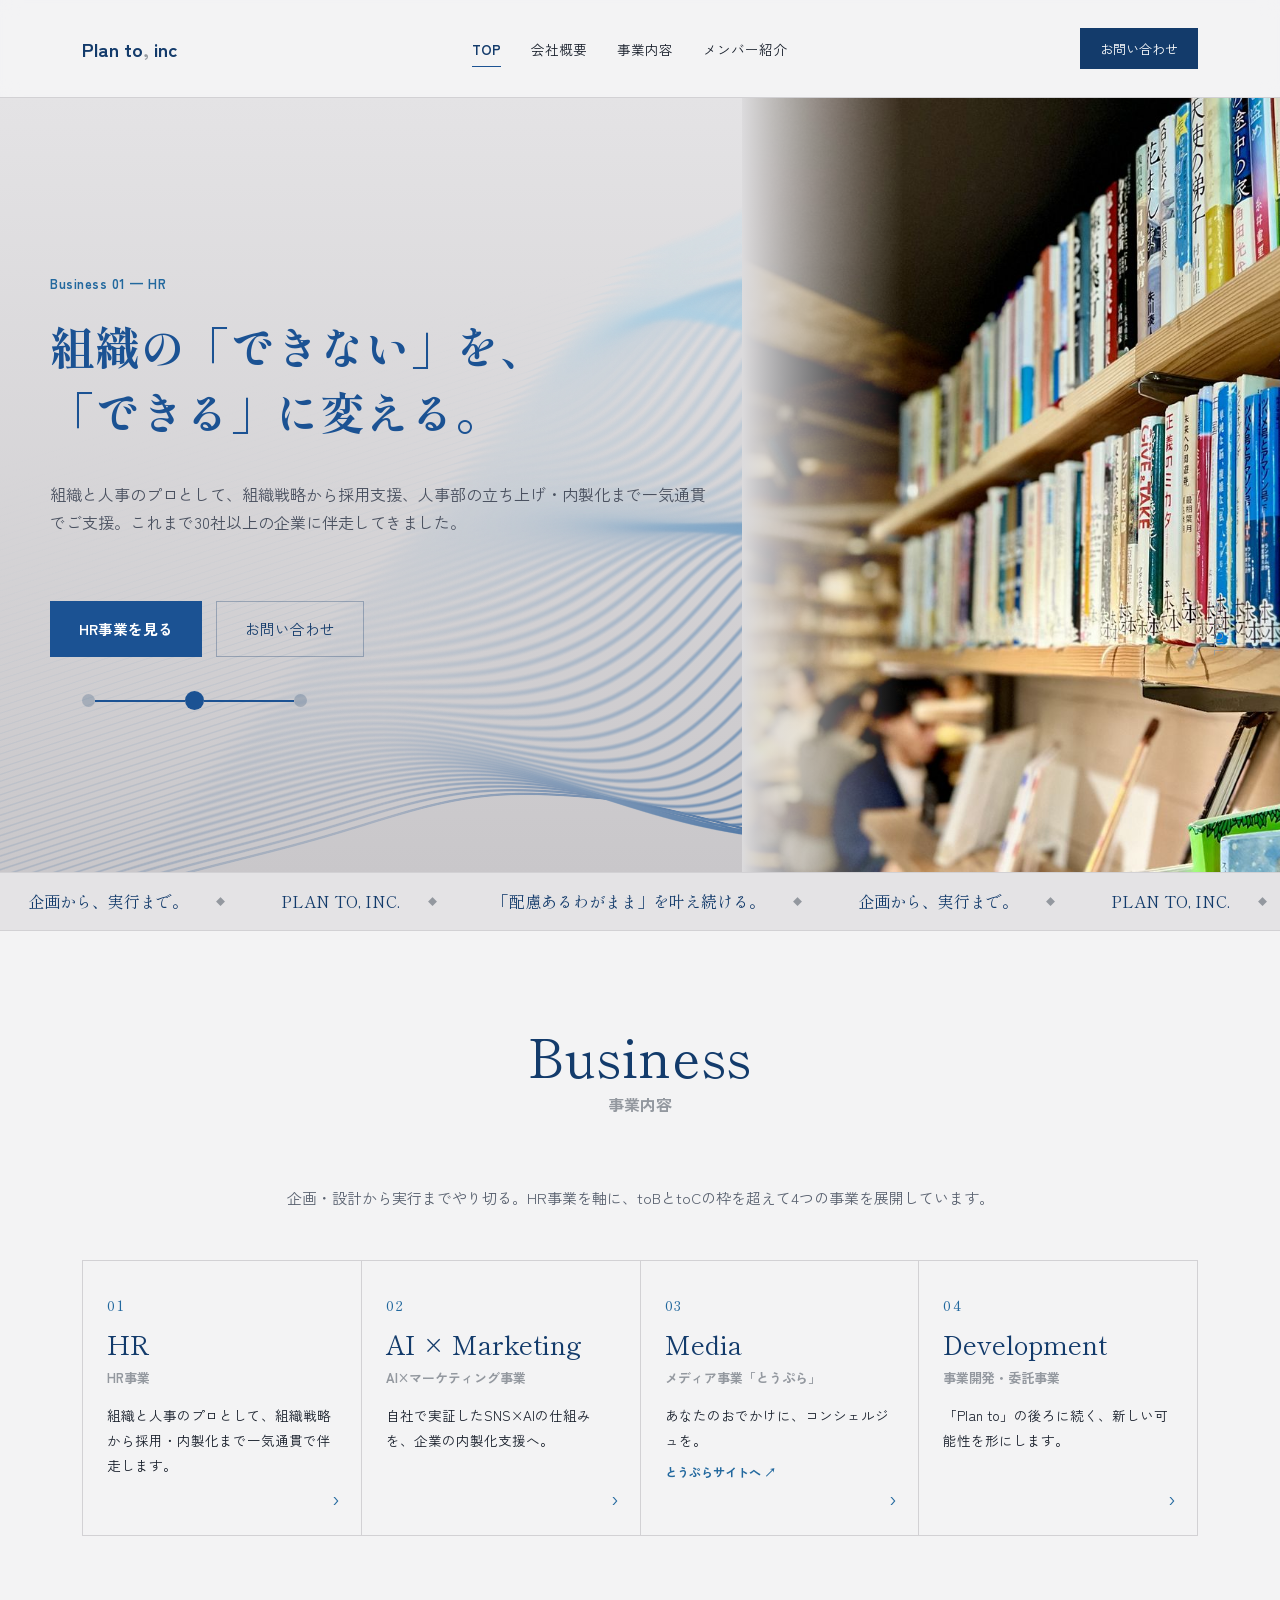
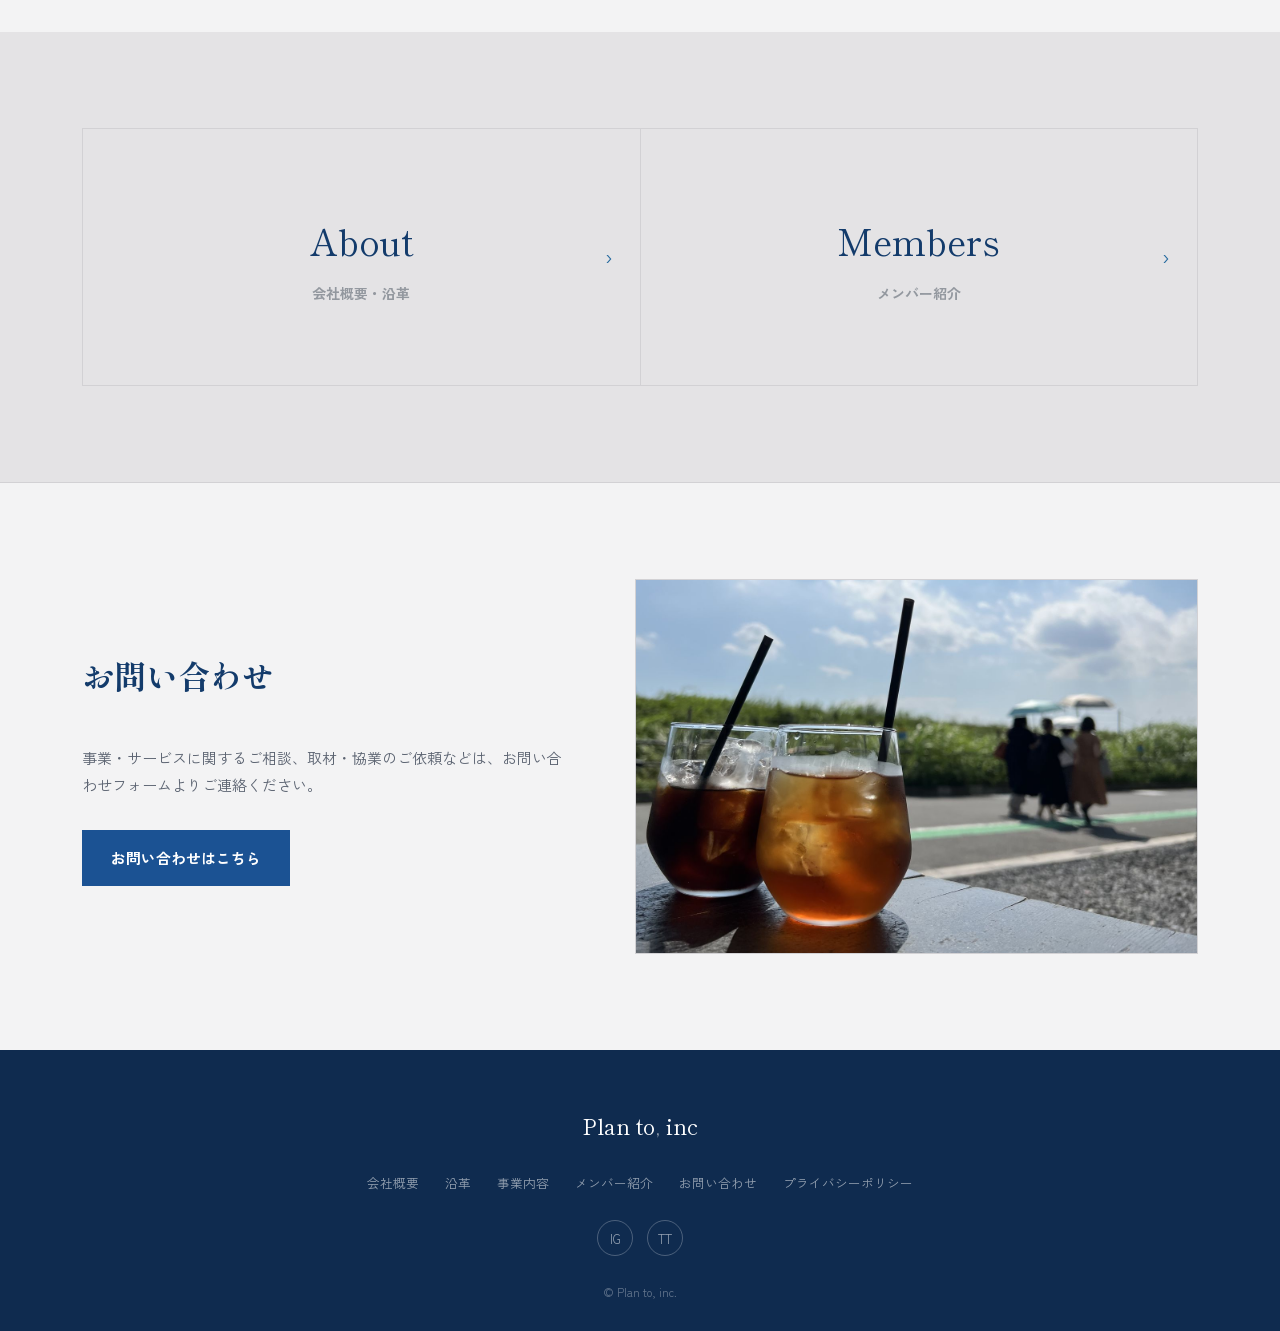
<file: planto_hp_ver.1.0/index.html>
<!DOCTYPE html>
<html lang="ja">
<head>
<meta charset="UTF-8">
<meta name="viewport" content="width=device-width, initial-scale=1.0">
<meta name="robots" content="noindex, nofollow">
<title>TOP — Plan to, inc</title>
<link rel="preconnect" href="https://fonts.googleapis.com">
<link rel="preconnect" href="https://fonts.gstatic.com" crossorigin>
<link href="https://fonts.googleapis.com/css2?family=Shippori+Mincho:wght@400;500;600;700;800&family=Zen+Kaku+Gothic+New:wght@400;500;700;900&display=swap" rel="stylesheet">
<link rel="stylesheet" href="styles.css">
</head>
<body>

<header>
  <nav class="nav">
    <div class="brand">Plan to<span>,</span> inc</div>
    <div class="nav-links">
      <a href="index.html" class="active">TOP</a>
      <a href="about.html">会社概要</a>
      <a href="business.html">事業内容</a>
      <a href="team.html">メンバー紹介</a>
    </div>
    <a class="nav-cta" href="contact.html">お問い合わせ</a>
    <button class="nav-toggle" aria-label="メニュー"><span></span><span></span><span></span></button>
  </nav>
</header>

<section class="hero">
        <canvas class="hero-threads" data-color="#1B5293" data-accent="#9FDBF4" aria-hidden="true"></canvas>
        <figure class="hero-photo" aria-hidden="true"><img id="heroImg" src="assets/about-tokyo.jpg" alt=""></figure>
        <div class="hero-inner">
      <p class="hero-eyebrow" id="heroEyebrow">Plan to, inc.</p>
      <h1 id="heroHeadline">
        <span class="hero-line"><span class="l l1">関わるすべての人の</span></span>
        <span class="hero-line"><span class="l l2">「配慮あるわがまま」を、</span></span>
        <span class="hero-line"><span class="l l3">企画から実行までやり切る。</span></span>
      </h1>
      <p class="hero-sub" id="heroSub">HR、AI×マーケティング、メディア、自社プロダクト。toBとtoCの枠を超えて、企画・設計から実行まで一気通貫で形にします。</p>
    </div>
    <div class="hero-bottom">
      <div style="display:flex; gap:14px; flex-wrap:wrap;">
        <a class="btn btn-primary" id="heroCtaPrimary" href="about.html">会社概要を見る</a>
        <a class="btn btn-ghost" id="heroCtaSecondary" href="business.html">事業内容を見る</a>
      </div>
      <span class="scroll-cue">SCROLL</span>
    </div>
    <div class="hero-nav" id="heroNav"></div>
  </section>

  <div class="marquee"><div class="marquee-track">
    <span>企画から、実行まで。</span><span>PLAN TO, INC.</span><span>「配慮あるわがまま」を叶え続ける。</span><span>企画から、実行まで。</span><span>PLAN TO, INC.</span><span>「配慮あるわがまま」を叶え続ける。</span>
  </div></div>

  <section class="sec">
    <div class="wrap">
      <div class="sec-title"><span class="eng">Business</span><span class="jp">事業内容</span></div>
      <p class="biz-intro">企画・設計から実行までやり切る。HR事業を軸に、toBとtoCの枠を超えて4つの事業を展開しています。</p>
      <div class="biz-cards">
        <a class="biz-card" href="business.html#d-hr"><span class="biz-num">01</span><span class="eng">HR</span><span class="jp">HR事業</span><p>組織と人事のプロとして、組織戦略から採用・内製化まで一気通貫で伴走します。</p><span class="arrow">›</span></a>
        <a class="biz-card" href="business.html#d-marketing"><span class="biz-num">02</span><span class="eng">AI × Marketing</span><span class="jp">AI×マーケティング事業</span><p>自社で実証したSNS×AIの仕組みを、企業の内製化支援へ。</p><span class="arrow">›</span></a>
        <a class="biz-card" href="https://toupura.com/" target="_blank" rel="noopener"><span class="biz-num">03</span><span class="eng">Media</span><span class="jp">メディア事業「とうぷら」</span><p>あなたのおでかけに、コンシェルジュを。<span class="ext">とうぷらサイトへ ↗</span></p><span class="arrow">›</span></a>
        <a class="biz-card" href="business.html#d-dev"><span class="biz-num">04</span><span class="eng">Development</span><span class="jp">事業開発・委託事業</span><p>「Plan to」の後ろに続く、新しい可能性を形にします。</p><span class="arrow">›</span></a>
      </div>
    </div>
  </section>

  <section class="sec sec-alt">
    <div class="wrap">
      <div class="teaser-grid">
        <a class="teaser-box" href="about.html"><span class="eng">About</span><span class="jp">会社概要・沿革</span><p>社名「Plan to」に込めた想い、Mission / Vision / Value、会社概要・沿革。</p><span class="arrow">›</span></a>
        <a class="teaser-box" href="team.html"><span class="eng">Members</span><span class="jp">メンバー紹介</span><p>HRとマーケティング、それぞれの領域で事業を創ってきた2人の経営メンバー。</p><span class="arrow">›</span></a>
      </div>
    </div>
  </section>

  <section class="sec talk-sec">
    <div class="wrap talk-grid">
      <div class="talk-copy">
      <h2>お問い合わせ</h2>
      <p>事業・サービスに関するご相談、取材・協業のご依頼などは、お問い合わせフォームよりご連絡ください。</p>
      <div style="display:flex; gap:14px; flex-wrap:wrap;">
        <a class="btn btn-primary" href="contact.html">お問い合わせはこちら</a>
      </div>
      </div>
      <figure class="talk-photo"><img src="assets/home-talk.jpg" alt="川沿いのテーブルに並ぶ2杯のアイスドリンク" width="1400" height="933" loading="lazy"></figure>
    </div>
  </section>

<footer>
  <div class="wrap foot-row">
    <div class="foot-logo">Plan to<span>,</span> inc</div>
    <div class="foot-links"><a href="about.html">会社概要</a><a href="about.html#history">沿革</a><a href="business.html">事業内容</a><a href="team.html">メンバー紹介</a><a href="contact.html">お問い合わせ</a><a href="https://toupura.com/?page_id=3" target="_blank" rel="noopener">プライバシーポリシー</a></div>
    <div class="foot-social">
      <a href="#" aria-label="Instagram">IG</a>
      <a href="#" aria-label="TikTok">TT</a>
    </div>
    <div class="foot-copy">© Plan to, inc.</div>
  </div>
</footer>

<script>
var HERO_VARIANTS = [
  { eyebrow:"Plan to, inc.",
    img:"assets/about-tokyo.jpg",
    lines:["関わるすべての人の","「配慮あるわがまま」を、","企画から実行までやり切る。"],
    sub:"HR、AI×マーケティング、メディア、自社プロダクト。toBとtoCの枠を超えて、企画・設計から実行まで一気通貫で形にします。",
    primary:{label:"会社概要を見る", href:"about.html"}, secondary:{label:"事業内容を見る", href:"business.html"} },
  { eyebrow:"Business 01 — HR",
    img:"assets/biz-hr.jpg",
    lines:["組織の「できない」を、","「できる」に変える。"],
    sub:"組織と人事のプロとして、組織戦略から採用支援、人事部の立ち上げ・内製化まで一気通貫でご支援。これまで30社以上の企業に伴走してきました。",
    primary:{label:"HR事業を見る", href:"business.html#d-hr"}, secondary:{label:"お問い合わせ", href:"contact.html?type=hr"} },
  { eyebrow:"Business 02 — AI × Marketing",
    img:"https://images.unsplash.com/photo-1686061592689-312bbfb5c055?auto=format&fit=crop&w=1200&q=75",
    lines:["伝える力を、","仕組みに変える。"],
    sub:"まず自社で試し、成果が出た仕組みを企業へ。SNS運用の自動化から運用伴走・内製化支援まで、AI×マーケティングで企業の発信を支えます。",
    primary:{label:"AI×マーケティングを見る", href:"business.html#d-marketing"}, secondary:{label:"お問い合わせ", href:"contact.html?type=marketing"} }
];

var heroIndex = 0;
var heroTimer = null;

function renderHeroNav(activeIndex){
  var nav = document.getElementById('heroNav');
  if(!nav) return;
  nav.innerHTML = '';
  HERO_VARIANTS.forEach(function(v, i){
    var node = document.createElement('span');
    node.className = 'hero-node';
    var dot = document.createElement('span');
    dot.className = 'hero-node-dot' + (i === activeIndex ? ' active' : '');
    node.appendChild(dot);
    node.addEventListener('click', function(){ setHero(i, true); });
    nav.appendChild(node);
    if(i < HERO_VARIANTS.length - 1){
      var track = document.createElement('span');
      track.className = 'hero-line-track' + (i < activeIndex ? ' done' : (i === activeIndex ? ' active' : ''));
      var fill = document.createElement('span');
      fill.className = 'hero-line-fill';
      track.appendChild(fill);
      nav.appendChild(track);
    }
  });
}

function paintHero(v){
  var eyebrowEl = document.getElementById('heroEyebrow');
  var h1El = document.getElementById('heroHeadline');
  var subEl = document.getElementById('heroSub');
  var pEl = document.getElementById('heroCtaPrimary');
  var sEl = document.getElementById('heroCtaSecondary');
  eyebrowEl.textContent = v.eyebrow;
  h1El.innerHTML = v.lines.map(function(line, i){
    return '<span class="hero-line"><span class="l l' + (i+1) + '">' + line + '</span></span>';
  }).join('');
  subEl.textContent = v.sub;
  var im = document.getElementById('heroImg'); if(im && v.img){ im.src = v.img; }
  pEl.textContent = v.primary.label; pEl.href = v.primary.href;
  sEl.textContent = v.secondary.label; sEl.href = v.secondary.href;
  [pEl, sEl].forEach(function(a){ var ext = /^https?:/.test(a.getAttribute('href')); if(ext){ a.target = '_blank'; a.rel = 'noopener'; } else { a.removeAttribute('target'); a.removeAttribute('rel'); } });
}

function setHero(index, userTriggered){
  heroIndex = index;
  var group = [document.getElementById('heroEyebrow'), document.getElementById('heroHeadline'), document.getElementById('heroSub'), document.getElementById('heroImg')];
  group.forEach(function(el){ el.classList.add('hero-fade','is-out'); });
  setTimeout(function(){
    paintHero(HERO_VARIANTS[heroIndex]);
    group.forEach(function(el){ el.classList.remove('is-out'); });
  }, 220);
  renderHeroNav(heroIndex);
  if(userTriggered){ restartHeroTimer(); }
}

function restartHeroTimer(){
  if(heroTimer) clearInterval(heroTimer);
  heroTimer = setInterval(function(){
    setHero((heroIndex + 1) % HERO_VARIANTS.length, false);
  }, 7000);
}

HERO_VARIANTS.forEach(function(v){ if(v.img){ var i = new Image(); i.src = v.img; } });
(function(){
  heroIndex = 0;
  paintHero(HERO_VARIANTS[heroIndex]);
  renderHeroNav(heroIndex);
  restartHeroTimer();
})();

</script>
<script src="script.js"></script>
<script src="threads.js"></script>
</body>
</html>
</file>
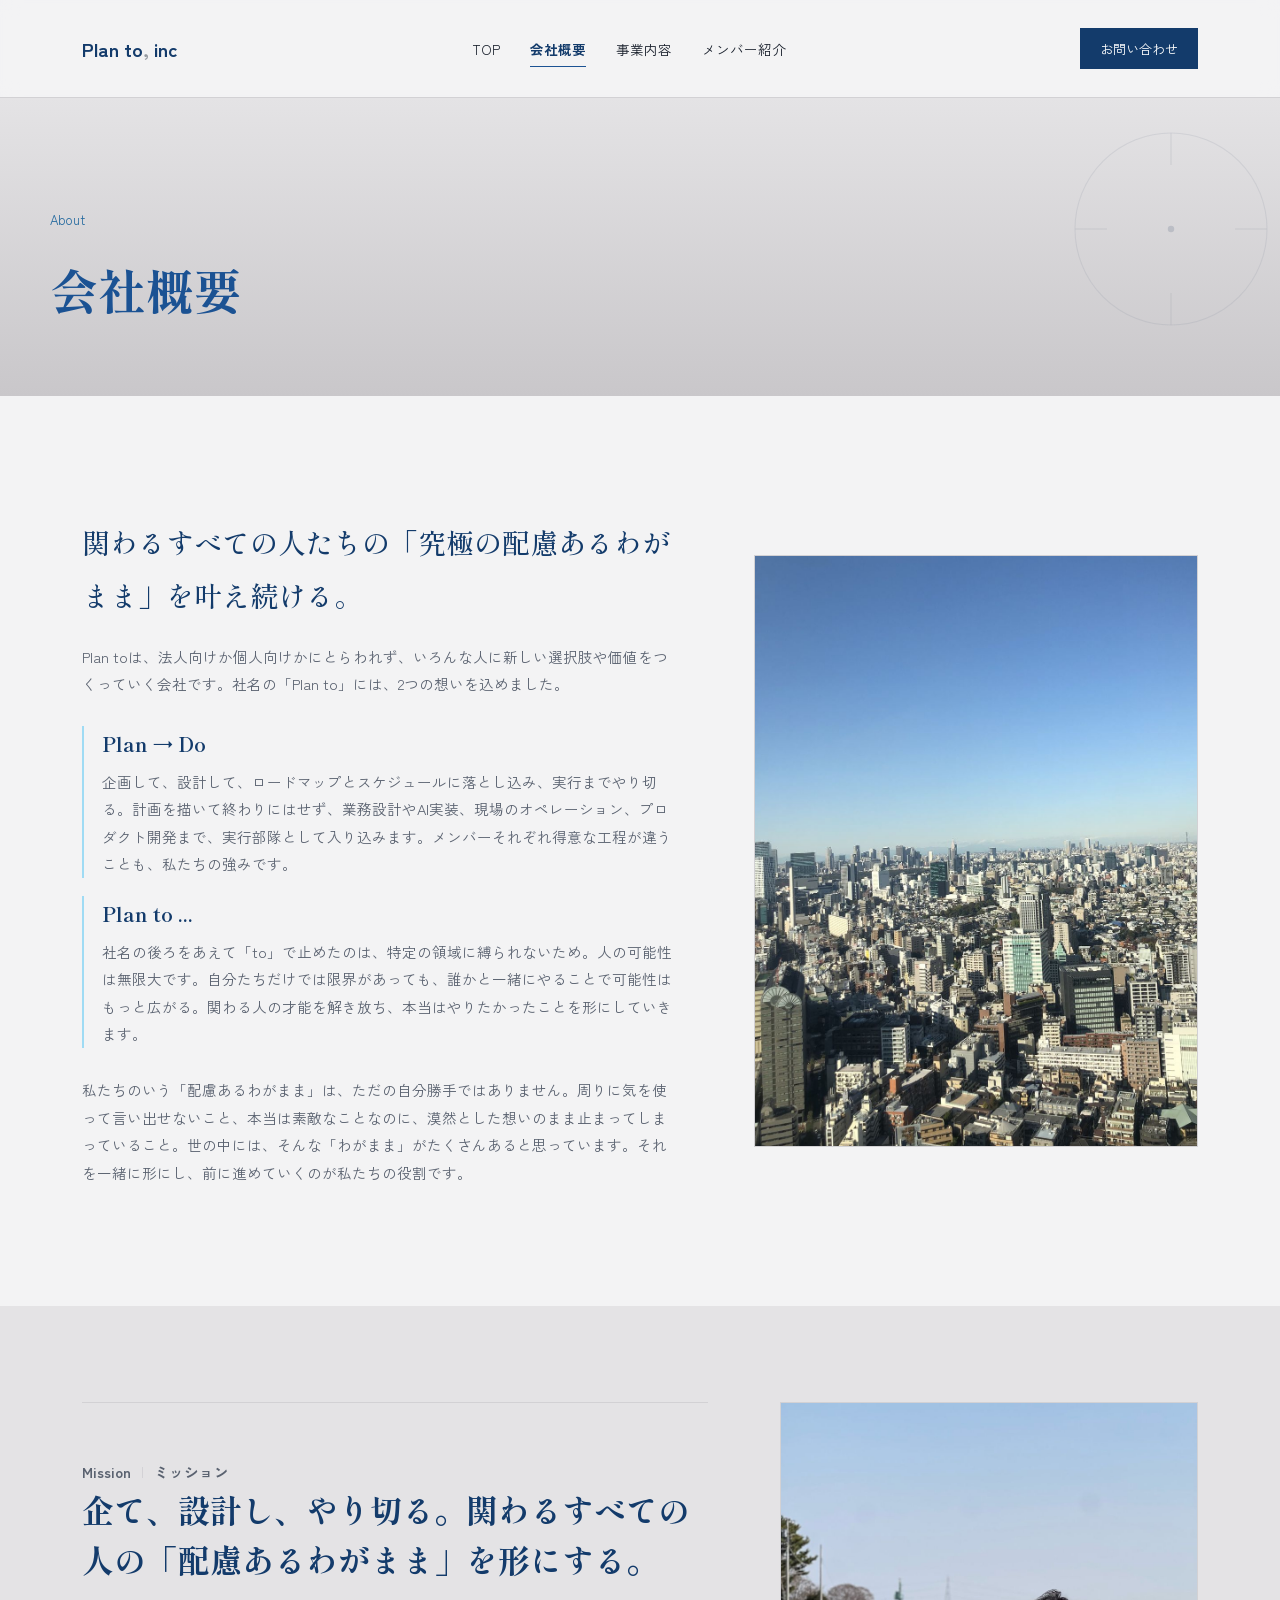
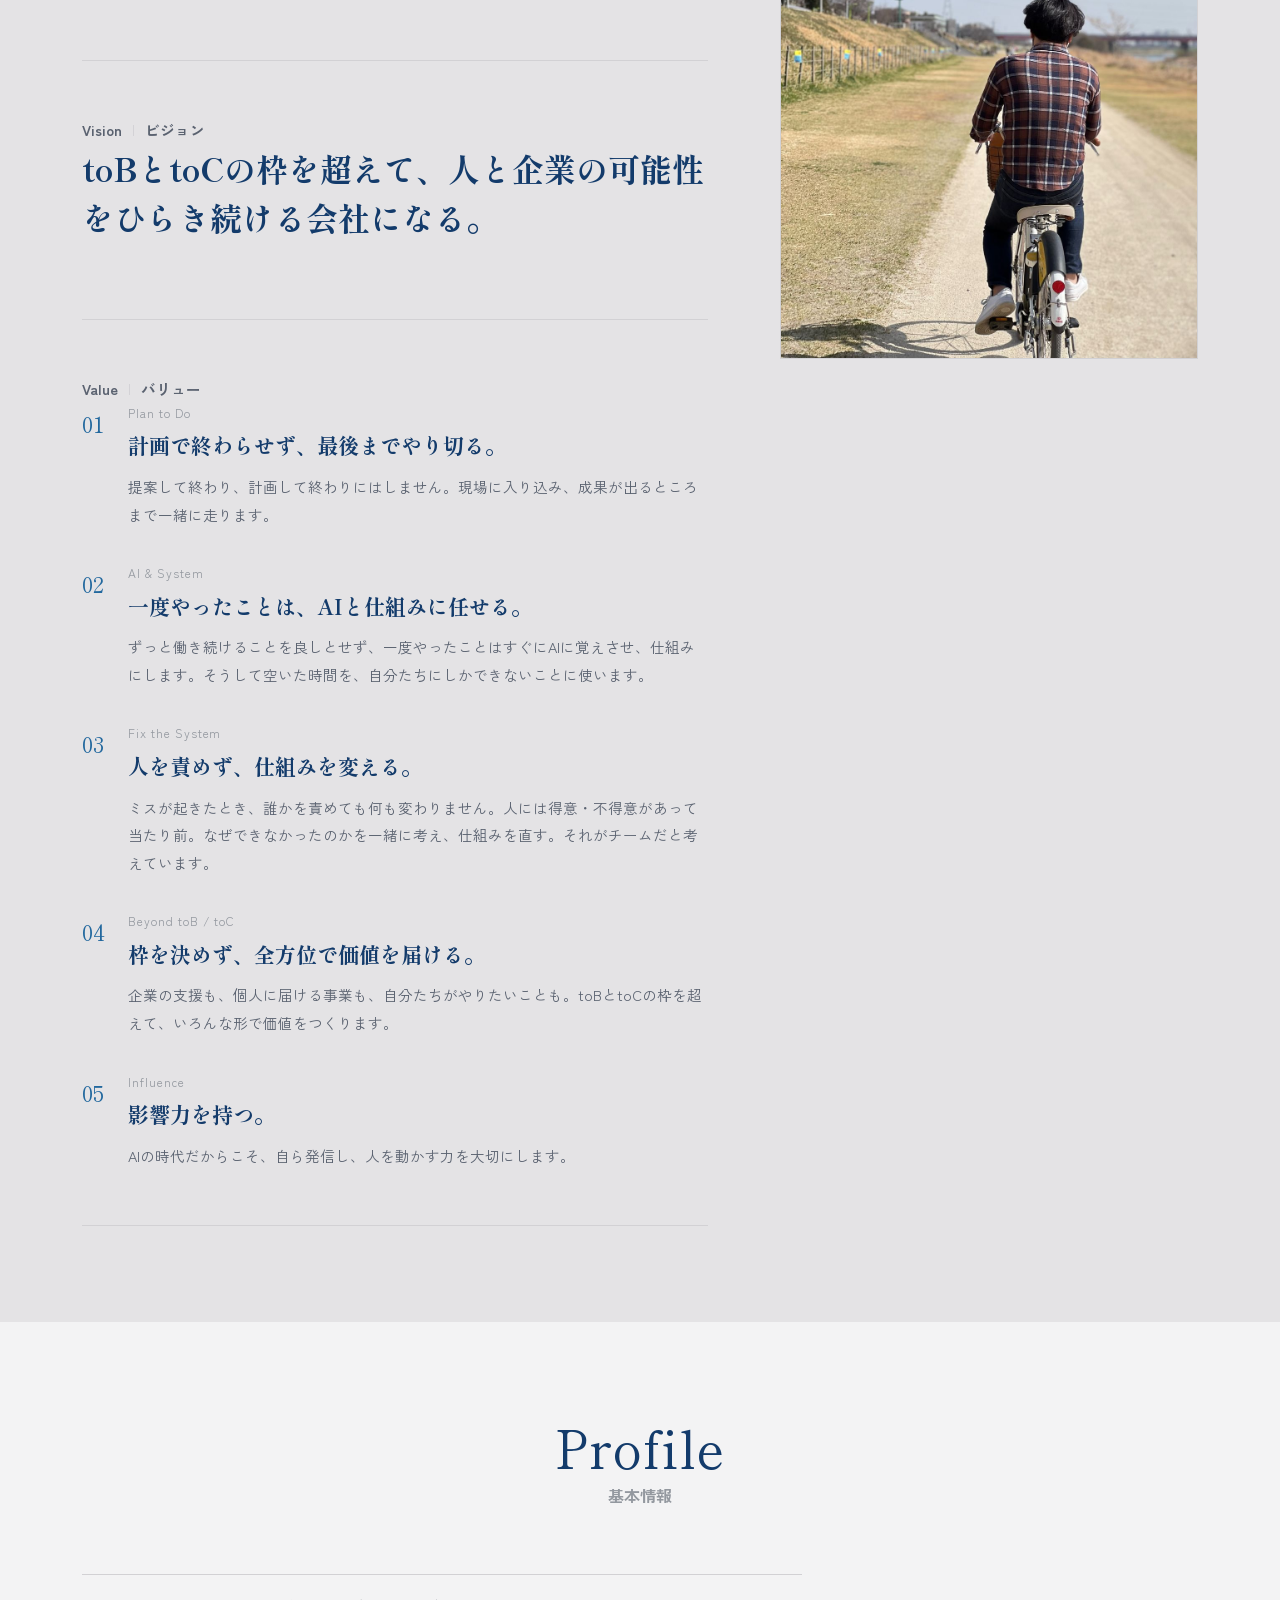
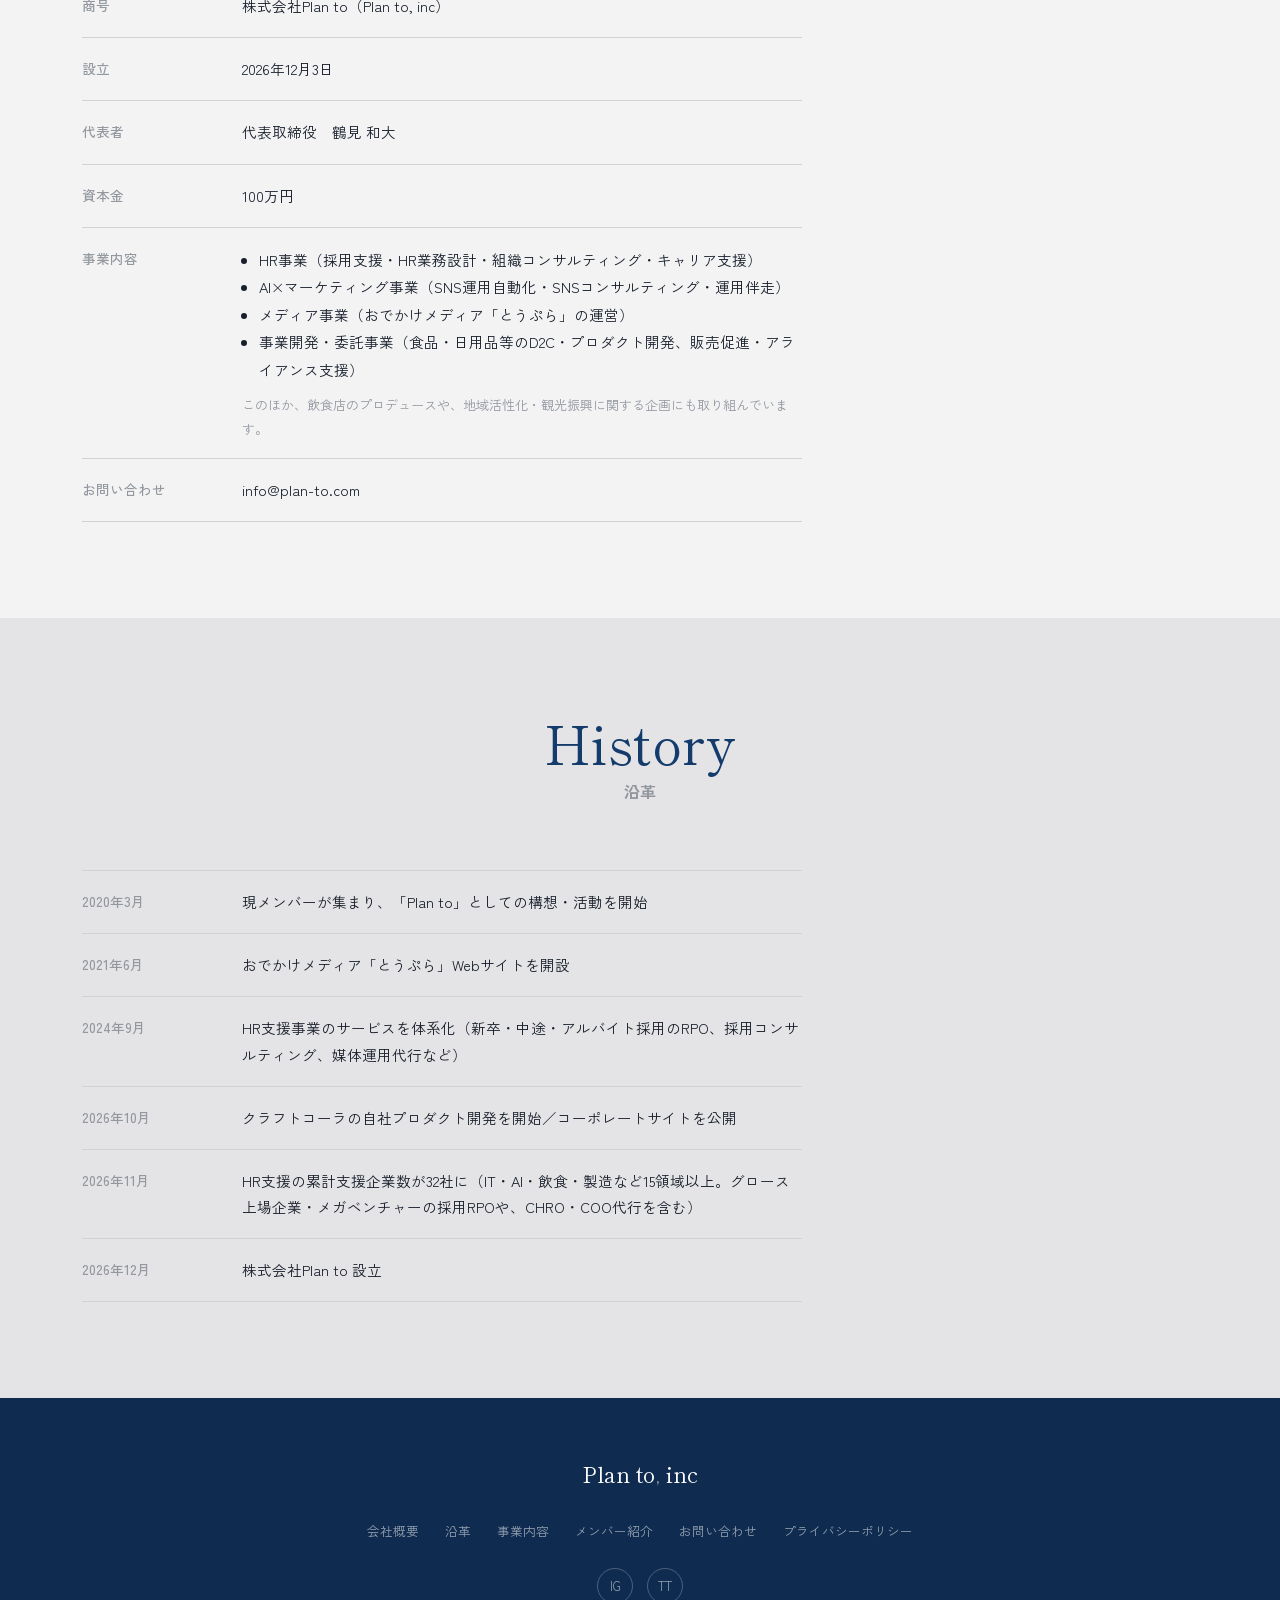
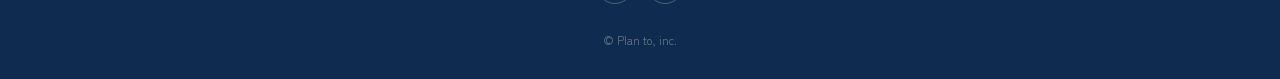
<file: planto_hp_ver.1.0/about.html>
<!DOCTYPE html>
<html lang="ja">
<head>
<meta charset="UTF-8">
<meta name="viewport" content="width=device-width, initial-scale=1.0">
<meta name="robots" content="noindex, nofollow">
<title>会社概要 — Plan to, inc</title>
<link rel="preconnect" href="https://fonts.googleapis.com">
<link rel="preconnect" href="https://fonts.gstatic.com" crossorigin>
<link href="https://fonts.googleapis.com/css2?family=Shippori+Mincho:wght@400;500;600;700;800&family=Zen+Kaku+Gothic+New:wght@400;500;700;900&display=swap" rel="stylesheet">
<link rel="stylesheet" href="styles.css">
</head>
<body>

<header>
  <nav class="nav">
    <div class="brand">Plan to<span>,</span> inc</div>
    <div class="nav-links">
      <a href="index.html">TOP</a>
      <a href="about.html" class="active">会社概要</a>
      <a href="business.html">事業内容</a>
      <a href="team.html">メンバー紹介</a>
    </div>
    <a class="nav-cta" href="contact.html">お問い合わせ</a>
    <button class="nav-toggle" aria-label="メニュー"><span></span><span></span><span></span></button>
  </nav>
</header>

<section class="mini-hero">
    <svg class="mini-motif" viewBox="0 0 300 300" fill="none" xmlns="http://www.w3.org/2000/svg">
      <circle cx="150" cy="150" r="90" stroke="#8890A0" stroke-width="1" opacity=".5"/><circle cx="150" cy="150" r="3" fill="#8890A0"/>
      <path d="M150 60 L150 90 M150 210 L150 240 M60 150 L90 150 M210 150 L240 150" stroke="#8890A0" stroke-width="1" opacity=".6"/>
    </svg>
    <div class="mini-hero-inner"><p class="eyebrow">About</p><h1>会社概要</h1></div>
  </section>

  <section class="statement statement-split">
    <div class="wrap statement-grid">
      <div class="statement-copy">
      <blockquote>関わるすべての人たちの<br>「究極の配慮あるわがまま」を叶え続ける。</blockquote>
      <p class="lead lead-wide">Plan toは、法人向けか個人向けかにとらわれず、いろんな人に新しい選択肢や価値をつくっていく会社です。社名の「Plan to」には、2つの想いを込めました。</p>
      <dl class="name-points">
        <div><dt>Plan → Do</dt><dd>企画して、設計して、ロードマップとスケジュールに落とし込み、実行までやり切る。計画を描いて終わりにはせず、業務設計やAI実装、現場のオペレーション、プロダクト開発まで、実行部隊として入り込みます。メンバーそれぞれ得意な工程が違うことも、私たちの強みです。</dd></div>
        <div><dt>Plan to ...</dt><dd>社名の後ろをあえて「to」で止めたのは、特定の領域に縛られないため。人の可能性は無限大です。自分たちだけでは限界があっても、誰かと一緒にやることで可能性はもっと広がる。関わる人の才能を解き放ち、本当はやりたかったことを形にしていきます。</dd></div>
      </dl>
      <p class="lead">私たちのいう「配慮あるわがまま」は、ただの自分勝手ではありません。周りに気を使って言い出せないこと、本当は素敵なことなのに、漠然とした想いのまま止まってしまっていること。世の中には、そんな「わがまま」がたくさんあると思っています。それを一緒に形にし、前に進めていくのが私たちの役割です。</p>
      </div>
      <figure class="statement-photo"><img src="assets/about-tokyo.jpg" alt="高層階から望む東京の街並みと青空" width="1000" height="1333" loading="lazy"></figure>
    </div>
  </section>

  <section class="sec sec-alt">
    <div class="wrap">
      <div class="mvv-grid">
      <div class="mvv-list">
      <div class="mvv-block">
        <p class="mvv-eyebrow">Mission <span class="div">|</span> ミッション</p>
        <h3>企て、設計し、やり切る。<br>関わるすべての人の「配慮あるわがまま」を形にする。</h3>
      </div>
      <div class="mvv-block">
        <p class="mvv-eyebrow">Vision <span class="div">|</span> ビジョン</p>
        <h3>toBとtoCの枠を超えて、<br>人と企業の可能性をひらき続ける会社になる。</h3>
      </div>
      <div class="mvv-block">
        <p class="mvv-eyebrow">Value <span class="div">|</span> バリュー</p>
        <ol class="value-list">
          <li><span class="value-en">Plan to Do</span><h4>計画で終わらせず、最後までやり切る。</h4><p>提案して終わり、計画して終わりにはしません。現場に入り込み、成果が出るところまで一緒に走ります。</p></li>
          <li><span class="value-en">AI &amp; System</span><h4>一度やったことは、AIと仕組みに任せる。</h4><p>ずっと働き続けることを良しとせず、一度やったことはすぐにAIに覚えさせ、仕組みにします。そうして空いた時間を、自分たちにしかできないことに使います。</p></li>
          <li><span class="value-en">Fix the System</span><h4>人を責めず、仕組みを変える。</h4><p>ミスが起きたとき、誰かを責めても何も変わりません。人には得意・不得意があって当たり前。なぜできなかったのかを一緒に考え、仕組みを直す。それがチームだと考えています。</p></li>
          <li><span class="value-en">Beyond toB / toC</span><h4>枠を決めず、全方位で価値を届ける。</h4><p>企業の支援も、個人に届ける事業も、自分たちがやりたいことも。toBとtoCの枠を超えて、いろんな形で価値をつくります。</p></li>
          <li><span class="value-en">Influence</span><h4>影響力を持つ。</h4><p>AIの時代だからこそ、自ら発信し、人を動かす力を大切にします。</p></li>
        </ol>
      </div>
      </div>
      <figure class="mvv-photo"><img src="assets/about-ride.jpg" alt="河川敷の道を自転車で進む人の後ろ姿" width="1000" height="1333" loading="lazy"></figure>
      </div>
    </div>
  </section>

  <section class="sec">
    <div class="wrap">
      <div class="sec-title"><span class="eng">Profile</span><span class="jp">基本情報</span></div>
      <table class="ctable">
        <tr><th>商号</th><td>株式会社Plan to（Plan to, inc）</td></tr>
        <tr><th>設立</th><td>2026年12月3日</td></tr>
        <tr><th>代表者</th><td>代表取締役　鶴見 和大</td></tr>
        <tr><th>資本金</th><td>100万円</td></tr>
        <tr><th>事業内容</th><td><ul style="margin:0;padding-left:1.2em;line-height:1.9;"><li>HR事業（採用支援・HR業務設計・組織コンサルティング・キャリア支援）</li><li>AI×マーケティング事業（SNS運用自動化・SNSコンサルティング・運用伴走）</li><li>メディア事業（おでかけメディア「とうぷら」の運営）</li><li>事業開発・委託事業（食品・日用品等のD2C・プロダクト開発、販売促進・アライアンス支援）</li></ul><p style="margin:10px 0 0;font-size:13px;color:var(--body-light);">このほか、飲食店のプロデュースや、地域活性化・観光振興に関する企画にも取り組んでいます。</p></td></tr>
        <tr><th>お問い合わせ</th><td>info@plan-to.com</td></tr>
      </table>
    </div>
  </section>

  <section class="sec sec-alt" id="history">
    <div class="wrap">
      <div class="sec-title"><span class="eng">History</span><span class="jp">沿革</span></div>
      <table class="ctable history">
        <tr><th>2020年3月</th><td>現メンバーが集まり、「Plan to」としての構想・活動を開始</td></tr>
        <tr><th>2021年6月</th><td>おでかけメディア「とうぷら」Webサイトを開設</td></tr>
        <tr><th>2024年9月</th><td>HR支援事業のサービスを体系化（新卒・中途・アルバイト採用のRPO、採用コンサルティング、媒体運用代行など）</td></tr>
        <tr><th>2026年10月</th><td>クラフトコーラの自社プロダクト開発を開始／コーポレートサイトを公開</td></tr>
        <tr><th>2026年11月</th><td>HR支援の累計支援企業数が32社に（IT・AI・飲食・製造など15領域以上。グロース上場企業・メガベンチャーの採用RPOや、CHRO・COO代行を含む）</td></tr>
        <tr><th>2026年12月</th><td>株式会社Plan to 設立</td></tr>
      </table>
    </div>
  </section>

<footer>
  <div class="wrap foot-row">
    <div class="foot-logo">Plan to<span>,</span> inc</div>
    <div class="foot-links"><a href="about.html">会社概要</a><a href="about.html#history">沿革</a><a href="business.html">事業内容</a><a href="team.html">メンバー紹介</a><a href="contact.html">お問い合わせ</a><a href="https://toupura.com/?page_id=3" target="_blank" rel="noopener">プライバシーポリシー</a></div>
    <div class="foot-social">
      <a href="#" aria-label="Instagram">IG</a>
      <a href="#" aria-label="TikTok">TT</a>
    </div>
    <div class="foot-copy">© Plan to, inc.</div>
  </div>
</footer>

<script src="script.js"></script>
</body>
</html>
</file>
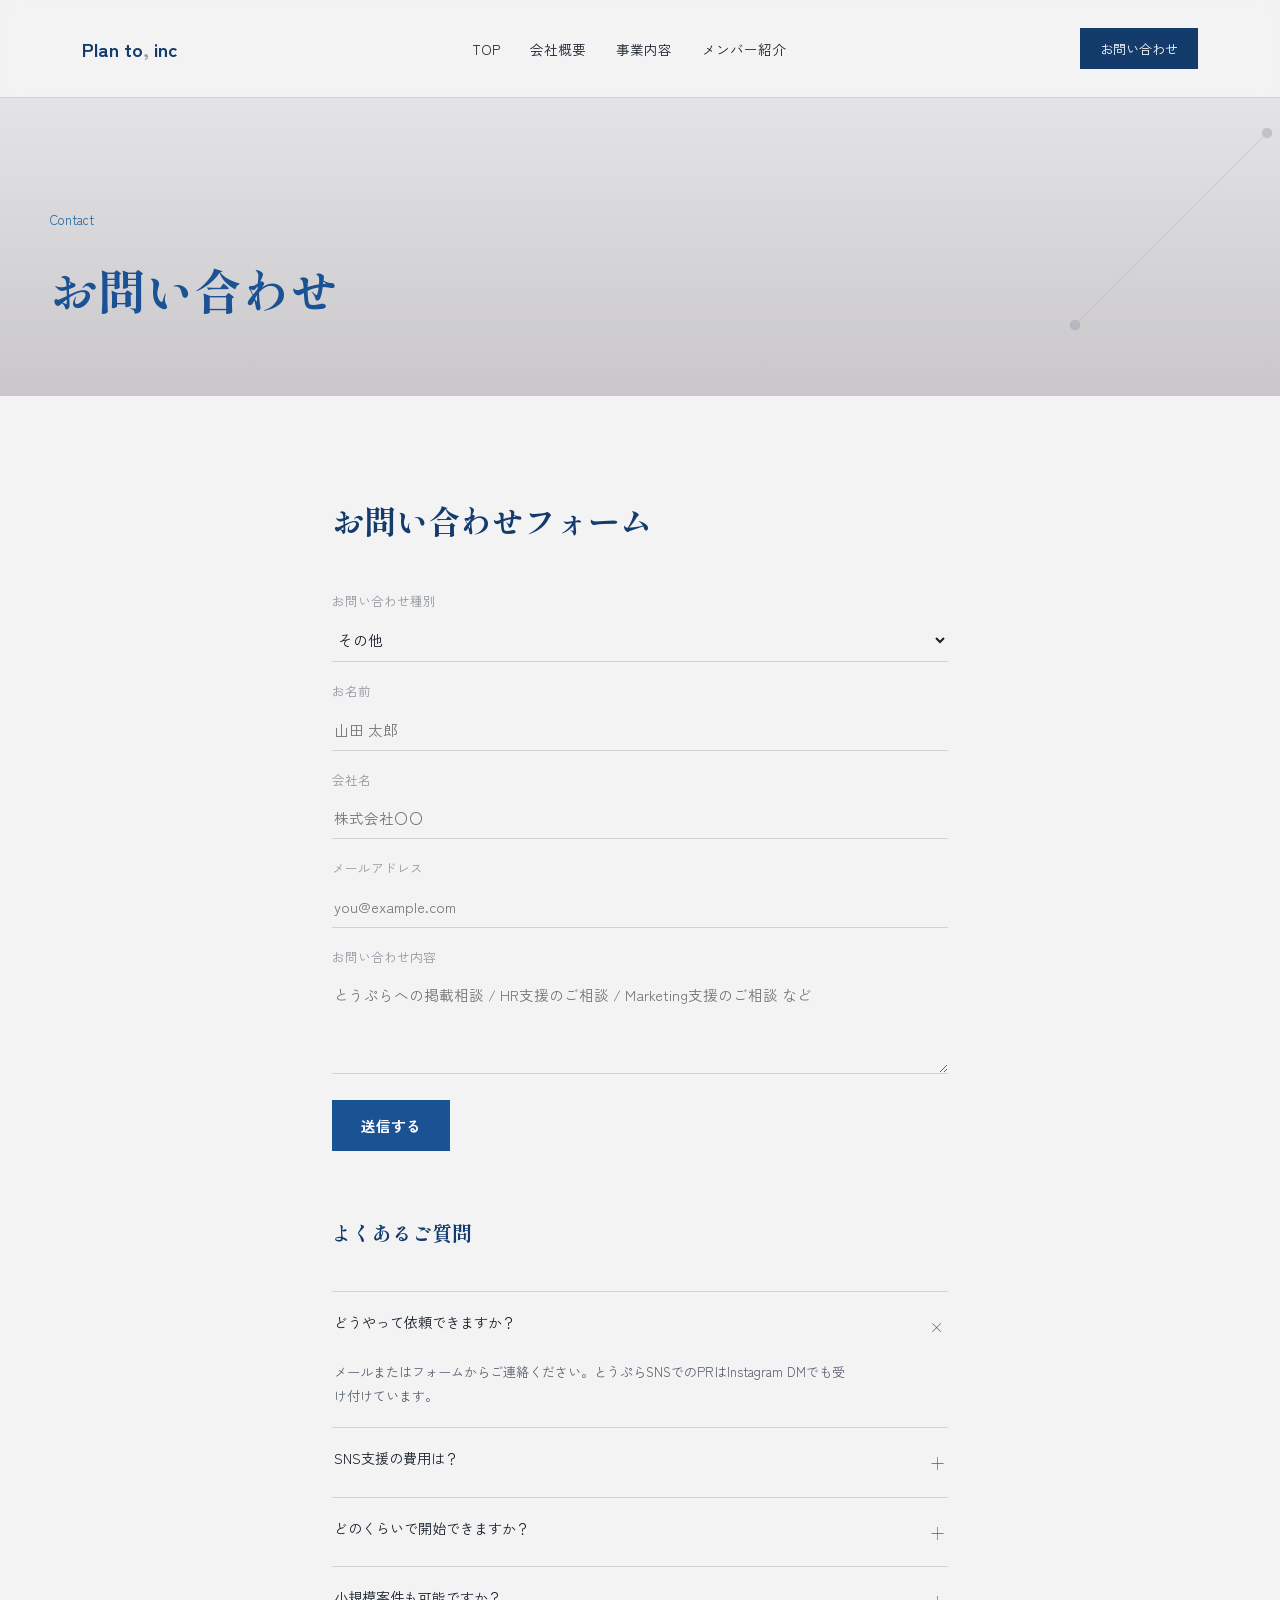
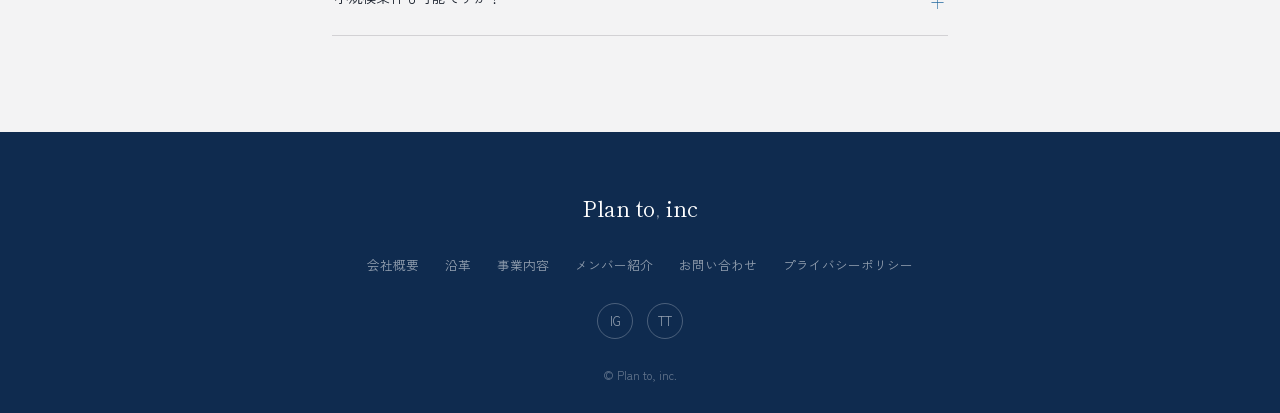
<file: planto_hp_ver.1.0/contact.html>
<!DOCTYPE html>
<html lang="ja">
<head>
<meta charset="UTF-8">
<meta name="viewport" content="width=device-width, initial-scale=1.0">
<meta name="robots" content="noindex, nofollow">
<title>お問い合わせ — Plan to, inc</title>
<link rel="preconnect" href="https://fonts.googleapis.com">
<link rel="preconnect" href="https://fonts.gstatic.com" crossorigin>
<link href="https://fonts.googleapis.com/css2?family=Shippori+Mincho:wght@400;500;600;700;800&family=Zen+Kaku+Gothic+New:wght@400;500;700;900&display=swap" rel="stylesheet">
<link rel="stylesheet" href="styles.css">
</head>
<body>

<header>
  <nav class="nav">
    <div class="brand">Plan to<span>,</span> inc</div>
    <div class="nav-links">
      <a href="index.html">TOP</a>
      <a href="about.html">会社概要</a>
      <a href="business.html">事業内容</a>
      <a href="team.html">メンバー紹介</a>
    </div>
    <a class="nav-cta" href="contact.html">お問い合わせ</a>
    <button class="nav-toggle" aria-label="メニュー"><span></span><span></span><span></span></button>
  </nav>
</header>

<section class="mini-hero">
    <svg class="mini-motif" viewBox="0 0 300 300" fill="none" xmlns="http://www.w3.org/2000/svg">
      <path d="M60 240 L240 60" stroke="#8890A0" stroke-width="1" opacity=".5"/><circle cx="60" cy="240" r="5" fill="#8890A0"/><circle cx="240" cy="60" r="5" fill="#8890A0"/>
    </svg>
    <div class="mini-hero-inner"><p class="eyebrow">Contact</p><h1>お問い合わせ</h1></div>
  </section>

  <section class="sec">
    <div class="wrap" style="max-width:680px;">
      <h2>お問い合わせフォーム</h2>
      <form class="form" name="contact" method="POST" action="thanks.html" data-netlify="true" netlify-honeypot="bot-field">
        <input type="hidden" name="form-name" value="contact">
        <p style="display:none;"><label>入力しないでください <input name="bot-field"></label></p>
        <div><label>お問い合わせ種別</label><select name="type" id="contactType">
          <option value="HR支援のご相談">HR支援のご相談</option>
          <option value="AI×マーケティングのご相談">AI×マーケティングのご相談</option>
          <option value="とうぷらへの掲載相談">とうぷらへの掲載相談</option>
          <option value="事業開発・協業のご相談">事業開発・協業のご相談</option>
          <option value="その他" selected>その他</option>
        </select></div>
        <div><label>お名前</label><input type="text" name="name" placeholder="山田 太郎" required></div>
        <div><label>会社名</label><input type="text" name="company" placeholder="株式会社〇〇"></div>
        <div><label>メールアドレス</label><input type="email" name="email" placeholder="you@example.com" required></div>
        <div><label>お問い合わせ内容</label><textarea name="message" placeholder="とうぷらへの掲載相談 / HR支援のご相談 / Marketing支援のご相談 など" required></textarea></div>
        <button class="btn btn-primary" type="submit" style="align-self:flex-start;">送信する</button>
      </form>
      <div style="margin-top:64px;">
        <h2 style="font-size:20px;">よくあるご質問</h2>
        <details class="faq-item" open><summary>どうやって依頼できますか？<span class="plus">+</span></summary><div class="faq-a">メールまたはフォームからご連絡ください。とうぷらSNSでのPRはInstagram DMでも受け付けています。</div></details>
        <details class="faq-item"><summary>SNS支援の費用は？<span class="plus">+</span></summary><div class="faq-a">ご要件により異なりますが、最低単価5万円〜で承っています。</div></details>
        <details class="faq-item"><summary>どのくらいで開始できますか？<span class="plus">+</span></summary><div class="faq-a">多くの場合、ご契約後すぐにご支援可能です。</div></details>
        <details class="faq-item"><summary>小規模案件も可能ですか？<span class="plus">+</span></summary><div class="faq-a">可能です。内容に応じてご提案いたします。</div></details>
      </div>
    </div>
  </section>

<footer>
  <div class="wrap foot-row">
    <div class="foot-logo">Plan to<span>,</span> inc</div>
    <div class="foot-links"><a href="about.html">会社概要</a><a href="about.html#history">沿革</a><a href="business.html">事業内容</a><a href="team.html">メンバー紹介</a><a href="contact.html">お問い合わせ</a><a href="https://toupura.com/?page_id=3" target="_blank" rel="noopener">プライバシーポリシー</a></div>
    <div class="foot-social">
      <a href="#" aria-label="Instagram">IG</a>
      <a href="#" aria-label="TikTok">TT</a>
    </div>
    <div class="foot-copy">© Plan to, inc.</div>
  </div>
</footer>

<script>
(function(){
  var map = {hr:0, marketing:1, media:2, dev:3};
  var m = location.search.match(/[?&]type=([a-z]+)/);
  var sel = document.getElementById('contactType');
  if(m && sel && map[m[1]] !== undefined){ sel.selectedIndex = map[m[1]]; }
})();
</script>
<script src="script.js"></script>
</body>
</html>
</file>
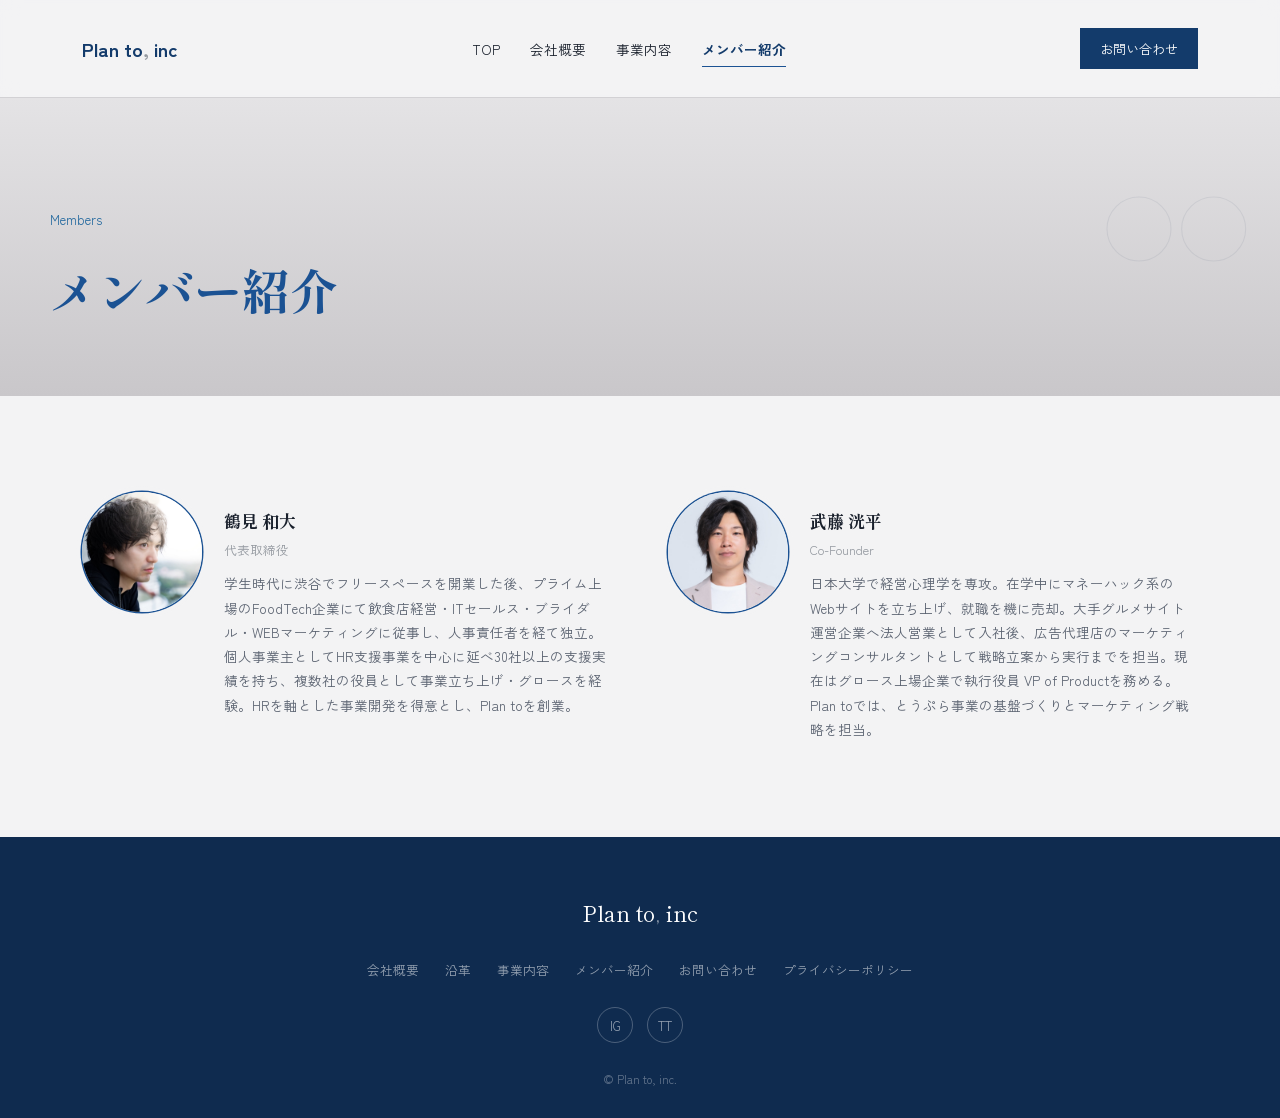
<file: planto_hp_ver.1.0/team.html>
<!DOCTYPE html>
<html lang="ja">
<head>
<meta charset="UTF-8">
<meta name="viewport" content="width=device-width, initial-scale=1.0">
<meta name="robots" content="noindex, nofollow">
<title>メンバー紹介 — Plan to, inc</title>
<link rel="preconnect" href="https://fonts.googleapis.com">
<link rel="preconnect" href="https://fonts.gstatic.com" crossorigin>
<link href="https://fonts.googleapis.com/css2?family=Shippori+Mincho:wght@400;500;600;700;800&family=Zen+Kaku+Gothic+New:wght@400;500;700;900&display=swap" rel="stylesheet">
<link rel="stylesheet" href="styles.css">
</head>
<body>

<header>
  <nav class="nav">
    <div class="brand">Plan to<span>,</span> inc</div>
    <div class="nav-links">
      <a href="index.html">TOP</a>
      <a href="about.html">会社概要</a>
      <a href="business.html">事業内容</a>
      <a href="team.html" class="active">メンバー紹介</a>
    </div>
    <a class="nav-cta" href="contact.html">お問い合わせ</a>
    <button class="nav-toggle" aria-label="メニュー"><span></span><span></span><span></span></button>
  </nav>
</header>

<section class="mini-hero">
    <svg class="mini-motif" viewBox="0 0 300 300" fill="none" xmlns="http://www.w3.org/2000/svg">
      <circle cx="120" cy="150" r="30" stroke="#8890A0" stroke-width="1" opacity=".5"/><circle cx="190" cy="150" r="30" stroke="#8890A0" stroke-width="1" opacity=".5"/>
    </svg>
    <div class="mini-hero-inner"><p class="eyebrow">Members</p><h1>メンバー紹介</h1></div>
  </section>

  <section class="sec">
    <div class="wrap">
      <div class="board">
        <div class="member">
          <img class="member-photo" src="assets/member-tsurumi.jpg" alt="鶴見 和大" width="600" height="600" loading="lazy">
          <div><h3>鶴見 和大</h3><p class="role">代表取締役</p>
          <p>学生時代に渋谷でフリースペースを開業した後、プライム上場のFoodTech企業にて飲食店経営・ITセールス・ブライダル・WEBマーケティングに従事し、人事責任者を経て独立。個人事業主としてHR支援事業を中心に延べ30社以上の支援実績を持ち、複数社の役員として事業立ち上げ・グロースを経験。HRを軸とした事業開発を得意とし、Plan toを創業。</p></div>
        </div>
        <div class="member">
          <img class="member-photo" src="assets/member-muto.jpg" alt="武藤 洸平" width="600" height="600" loading="lazy">
          <div><h3>武藤 洸平</h3><p class="role">Co-Founder</p>
          <p>日本大学で経営心理学を専攻。在学中にマネーハック系のWebサイトを立ち上げ、就職を機に売却。大手グルメサイト運営企業へ法人営業として入社後、広告代理店のマーケティングコンサルタントとして戦略立案から実行までを担当。現在はグロース上場企業で執行役員 VP of Productを務める。Plan toでは、とうぷら事業の基盤づくりとマーケティング戦略を担当。</p></div>
        </div>
      </div>
    </div>
  </section>

<footer>
  <div class="wrap foot-row">
    <div class="foot-logo">Plan to<span>,</span> inc</div>
    <div class="foot-links"><a href="about.html">会社概要</a><a href="about.html#history">沿革</a><a href="business.html">事業内容</a><a href="team.html">メンバー紹介</a><a href="contact.html">お問い合わせ</a><a href="https://toupura.com/?page_id=3" target="_blank" rel="noopener">プライバシーポリシー</a></div>
    <div class="foot-social">
      <a href="#" aria-label="Instagram">IG</a>
      <a href="#" aria-label="TikTok">TT</a>
    </div>
    <div class="foot-copy">© Plan to, inc.</div>
  </div>
</footer>

<script src="script.js"></script>
</body>
</html>
</file>
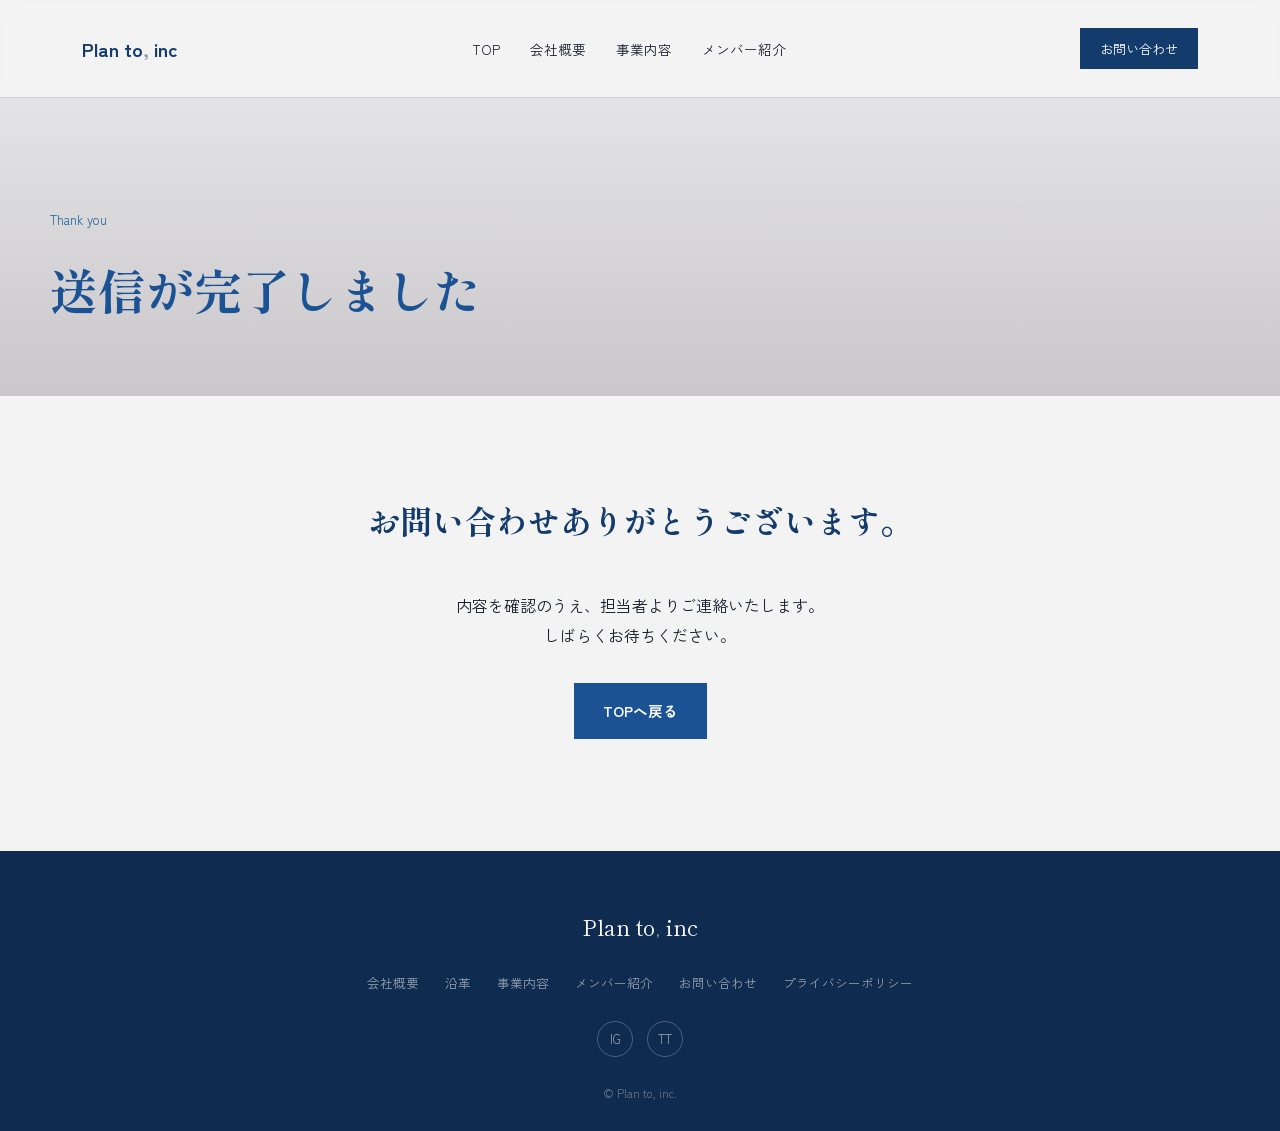
<file: planto_hp_ver.1.0/thanks.html>
<!DOCTYPE html>
<html lang="ja">
<head>
<meta charset="UTF-8">
<meta name="viewport" content="width=device-width, initial-scale=1.0">
<meta name="robots" content="noindex, nofollow">
<title>送信完了 — Plan to, inc</title>
<link rel="preconnect" href="https://fonts.googleapis.com">
<link rel="preconnect" href="https://fonts.gstatic.com" crossorigin>
<link href="https://fonts.googleapis.com/css2?family=Shippori+Mincho:wght@400;500;600;700;800&family=Zen+Kaku+Gothic+New:wght@400;500;700;900&display=swap" rel="stylesheet">
<link rel="stylesheet" href="styles.css">
</head>
<body>

<header>
  <nav class="nav">
    <div class="brand">Plan to<span>,</span> inc</div>
    <div class="nav-links">
      <a href="index.html">TOP</a>
      <a href="about.html">会社概要</a>
      <a href="business.html">事業内容</a>
      <a href="team.html">メンバー紹介</a>
    </div>
    <a class="nav-cta" href="contact.html">お問い合わせ</a>
    <button class="nav-toggle" aria-label="メニュー"><span></span><span></span><span></span></button>
  </nav>
</header>

<section class="mini-hero">
    <div class="mini-hero-inner"><p class="eyebrow">Thank you</p><h1>送信が完了しました</h1></div>
  </section>

  <section class="sec">
    <div class="wrap" style="max-width:680px;text-align:center;">
      <h2>お問い合わせありがとうございます。</h2>
      <p style="line-height:1.9;">内容を確認のうえ、担当者よりご連絡いたします。<br>しばらくお待ちください。</p>
      <p style="margin-top:32px;"><a class="btn btn-primary" href="index.html">TOPへ戻る</a></p>
    </div>
  </section>

<footer>
  <div class="wrap foot-row">
    <div class="foot-logo">Plan to<span>,</span> inc</div>
    <div class="foot-links"><a href="about.html">会社概要</a><a href="about.html#history">沿革</a><a href="business.html">事業内容</a><a href="team.html">メンバー紹介</a><a href="contact.html">お問い合わせ</a><a href="https://toupura.com/?page_id=3" target="_blank" rel="noopener">プライバシーポリシー</a></div>
    <div class="foot-social">
      <a href="#" aria-label="Instagram">IG</a>
      <a href="#" aria-label="TikTok">TT</a>
    </div>
    <div class="foot-copy">© Plan to, inc.</div>
  </div>
</footer>

<script src="script.js"></script>
</body>
</html>
</file>
<file: planto_hp_ver.1.0/styles.css>
:root{
  --navy:#1B5293; --navy-deep:#133B6B; --ink:#181F2B; --body:#5A6270; --body-light:#93989F;
  --gold:#9FDBF4; --gold-hover:#BEE7F8; --gold-deep:#22689E; --gray:#B0AEB1;
  --bg:#F3F3F4; --bg-alt:#E4E3E5; --line:#D2D1D4; --line-dark:rgba(255,255,255,.12); --maxw:1180px;
}
*{box-sizing:border-box;}
html{scroll-behavior:smooth;}
body{ margin:0; background:var(--bg); color:var(--ink); font-family:"Zen Kaku Gothic New","Hiragino Kaku Gothic ProN",sans-serif; -webkit-font-smoothing:antialiased; line-height:1.8; }
h1,h2,h3,.serif{ font-family:"Shippori Mincho",serif; }
a{color:inherit; text-decoration:none;}
.wrap{max-width:var(--maxw); margin:0 auto; padding:0 32px;}
::selection{background:var(--gold); color:var(--navy-deep);}



/* ---------- Header ---------- */
header{ position:sticky; top:0; z-index:50; background:rgba(243,243,244,.85); backdrop-filter:blur(10px); border-bottom:1px solid var(--line); }
.nav{ display:flex; align-items:center; justify-content:space-between; padding:28px 32px; max-width:var(--maxw); margin:0 auto; }
.brand{ font-size:19px; font-weight:700; color:var(--navy-deep); }
.brand span{ color:var(--body-light); }
.nav-links{ display:flex; gap:30px; font-size:13.5px; }
.nav-links a{ position:relative; padding:4px 0; cursor:pointer; }
.nav-links a::after{ content:""; position:absolute; left:0; bottom:-2px; width:0; height:1px; background:var(--navy); transition:width .25s ease; }
.nav-links a:hover::after, .nav-links a.active::after{ width:100%; }
.nav-links a.active{ color:var(--navy-deep); font-weight:700; }
.nav-cta{ font-size:13px; padding:9px 20px; background:var(--navy-deep); color:#fff; cursor:pointer; }
.nav-cta:hover{ background:var(--navy); }
.nav-toggle{ display:none; background:none; border:none; }
.nav-toggle span{ display:block; width:20px; height:2px; background:var(--navy-deep); margin:5px 0; }

/* ---------- Full hero (TOP page only) ---------- */
.hero{ background:var(--navy-deep); color:#fff; min-height:86vh; display:flex; flex-direction:column; justify-content:center; padding:100px 32px 80px; position:relative; overflow:hidden; }
.hero-fx{ position:absolute; border-radius:50%; filter:blur(70px); pointer-events:none; z-index:0; animation:fxBreathe 7s ease-in-out infinite; }
.hero-fx.a{ width:360px; height:360px; background:var(--gold); opacity:.16; top:-80px; right:8%; }
.hero-fx.b{ width:260px; height:260px; background:#1B5293; opacity:.35; bottom:-60px; right:26%; animation-delay:-3s; }
@keyframes fxBreathe{ 0%,100%{ transform:scale(1); } 50%{ transform:scale(1.12); } }
@media (prefers-reduced-motion:reduce){ .hero-fx{ animation:none; } }
.hero-eyebrow{ font-size:13px; color:var(--gold); font-weight:700; letter-spacing:.04em; margin:0 0 18px; position:relative; z-index:2; }
.hero-fade{ transition:opacity .35s ease; }
.hero-fade.is-out{ opacity:0; }
.hero-nav{ display:flex; align-items:center; margin:26px auto 0; position:relative; z-index:2; max-width:var(--maxw); width:100%; padding:0 32px; box-sizing:border-box; }
.hero-node{ display:flex; align-items:center; cursor:pointer; padding:8px 0; }
.hero-node-dot{ width:13px; height:13px; border-radius:50%; background:rgba(255,255,255,.85); transition:all .3s ease; flex:none; box-sizing:border-box; }
.hero-node-dot.active{ width:19px; height:19px; background:var(--gold); }
.hero-line-track{ position:relative; width:200px; height:2px; background:rgba(255,255,255,.25); flex:none; }
.hero-line-fill{ position:absolute; left:0; top:0; height:100%; width:0%; background:var(--gold); }
.hero-line-track.done .hero-line-fill{ width:100%; }
.hero-line-track.active .hero-line-fill{ animation:heroLineFill linear forwards; animation-duration:var(--hero-duration,7s); }
@keyframes heroLineFill{ from{ width:0%; } to{ width:100%; } }
@media (max-width:900px){ .hero-line-track{ width:44px; } }
.hero-inner{ max-width:var(--maxw); margin:0 auto; width:100%; position:relative; z-index:2; }
.hero-line{ overflow:hidden; }
.hero h1{ font-size:clamp(40px,7.6vw,104px); line-height:1.28; font-weight:700; margin:0; }
.hero h1 .l{ display:block; opacity:0; transform:translateY(100%); animation:lineUp .85s cubic-bezier(.2,.8,.2,1) forwards; }
.hero h1 .l1{ animation-delay:.1s; } .hero h1 .l2{ animation-delay:.32s; } .hero h1 .l3{ animation-delay:.54s; }
@keyframes lineUp{ to{opacity:1; transform:translateY(0);} }
.hero-sub{ font-size:16px; color:rgba(255,255,255,.6); max-width:520px; margin:36px 0 0; opacity:0; animation:fadeIn 1s .95s forwards; }
@keyframes fadeIn{ to{opacity:1;} }
.hero-bottom{ display:flex; justify-content:space-between; align-items:flex-end; gap:24px; flex-wrap:wrap; max-width:var(--maxw); margin:64px auto 0; width:100%; position:relative; z-index:2; opacity:0; animation:fadeIn 1s 1.2s forwards; }
.scroll-cue{ font-size:12px; color:rgba(255,255,255,.4); writing-mode:vertical-rl; letter-spacing:.1em; }
.hero-motif{ position:absolute; right:-6%; top:50%; transform:translateY(-50%); width:520px; max-width:48vw; opacity:.55; z-index:1; }
.hero-motif path.draw{ stroke-dasharray:1400; stroke-dashoffset:0; }

/* ---------- Hero landscape scene ---------- */
/* (hero is a plain solid navy background — no photo/illustration layer) */

/* ---------- Mini hero (subpages) ---------- */
.mini-hero{ background:var(--navy-deep); color:#fff; padding:110px 32px 64px; position:relative; overflow:hidden; }
.mini-hero-inner{ max-width:var(--maxw); margin:0 auto; position:relative; z-index:2; }
.mini-hero .eyebrow{ font-size:13px; color:rgba(255,255,255,.45); margin:0 0 14px; }
.mini-hero h1{ font-size:clamp(30px,4.4vw,48px); margin:0; }
.mini-motif{ position:absolute; right:-4%; top:-10%; width:320px; opacity:.35; z-index:1; }

/* ---------- Section shell ---------- */
.sec{ padding:96px 0; }
.sec-alt{ background:var(--bg-alt); }
.sec-dark{ background:var(--navy-deep); color:#fff; }
.sec h2{ font-size:clamp(24px,2.8vw,32px); margin:0 0 40px; color:var(--navy-deep); font-weight:700; }
.sec-dark h2{ color:#fff; }
.sec-title{ text-align:center; margin-bottom:64px; }
.sec-title .eng{ display:block; font-family:"Shippori Mincho",serif; font-size:clamp(34px,4.6vw,52px); color:var(--navy-deep); letter-spacing:.01em; line-height:1.1; }
.sec-dark .sec-title .eng{ color:#fff; }
.sec-title .jp{ display:block; font-size:16px; color:var(--body-light); margin-top:6px; font-weight:700; }
.sec-dark .sec-title .jp{ color:rgba(255,255,255,.55); }

/* ---------- Statement (quote) ---------- */
.statement{ padding:120px 0; text-align:center; }
.statement blockquote{ font-family:"Shippori Mincho",serif; font-size:clamp(18px,2.7vw,32px); line-height:1.9; color:var(--navy-deep); max-width:1000px; text-wrap:pretty; margin:0 auto; font-weight:500; }
.statement .lead{ margin:20px auto 0; font-size:14.5px; line-height:1.9; color:var(--body); max-width:600px; }
.statement .lead.lead-wide{ max-width:840px; }
.statement .lead + .lead{ margin-top:16px; }
.mvv-inline{ display:flex; justify-content:center; gap:56px; margin-top:56px; flex-wrap:wrap; }
.mvv-inline div{ text-align:center; max-width:220px; }
.mvv-inline .k{ font-size:12.5px; color:var(--body-light); font-weight:700; margin-bottom:8px; }
.mvv-inline .v{ font-size:13.5px; color:var(--body); }

/* ---------- Company table ---------- */
.ctable{ width:100%; border-collapse:collapse; max-width:720px; }
.ctable tr{ border-top:1px solid var(--line); }
.ctable tr:last-child{ border-bottom:1px solid var(--line); }
.ctable th{ text-align:left; font-weight:500; color:var(--body-light); font-size:13.5px; padding:18px 24px 18px 0; width:160px; vertical-align:top; }
.ctable td{ padding:18px 0; font-size:14.5px; color:var(--ink); }

/* ---------- Business rows ---------- */
.biz{ border-top:1px solid var(--line); }
.biz-row{ padding:96px 0; }
.biz-grid{ display:grid; grid-template-columns:1fr 1.05fr; gap:64px; align-items:center; }
.biz-image{ aspect-ratio:4/3; overflow:hidden; border:1px solid var(--line); }
.biz-image img{ width:100%; height:100%; object-fit:cover; display:block; }
@media (max-width:900px){ .biz-image{ order:-1; margin-bottom:28px; } }
.biz-icon{ width:64px; height:64px; margin-bottom:26px; }
.biz-icon path{ stroke-dasharray:300; stroke-dashoffset:0; }
.biz-name{ font-size:clamp(32px,3.8vw,46px); margin:0 0 10px; line-height:1.1; }
.biz-tagline{ font-size:14.5px; font-weight:700; color:var(--ink); margin:0 0 22px; }
.biz-body p{ font-size:15px; color:var(--body); margin:0 0 16px; max-width:520px; line-height:1.85; }
.biz-stats{ font-size:13.5px; color:var(--body-light); margin-bottom:14px; }
.b-link{ font-size:14px; font-weight:700; color:var(--navy-deep); border-bottom:1px solid var(--navy-deep); padding-bottom:2px; width:fit-content; display:inline-block; cursor:pointer; }
.btn{ display:inline-flex; align-items:center; gap:8px; font-size:14.5px; padding:14px 28px; transition:all .2s ease; border:1px solid transparent; cursor:pointer; font-family:inherit; }
.btn-primary{ background:var(--navy); color:#fff; font-weight:700; border:1.5px solid var(--navy); }
.btn-primary:hover{ background:var(--gold); border-color:var(--gold); color:var(--navy-deep); }
.btn-ghost{ border-color:rgba(255,255,255,.35); color:#fff; background:none; }
.btn-ghost:hover{ border-color:#fff; }
.btn-outline-dark{ border:1px solid var(--line); border-radius:4px; color:var(--navy-deep); background:none; font-size:14.5px; padding:12px 20px; }
.btn-outline-dark:hover{ border-color:var(--navy-deep); }
.btn-outline-dark .arrow{ color:var(--gold-deep); margin-left:2px; }

/* ---------- Flow steps ---------- */
.flow-steps{ display:flex; align-items:flex-start; margin-top:52px; text-align:left; }
.flow-step{ flex:1; position:relative; padding-right:24px; }
.flow-step:not(:last-child)::after{ content:""; position:absolute; top:21px; left:calc(42px + 8px); right:0; height:1px; background:var(--line); }
.flow-num{ width:42px; height:42px; border-radius:50%; background:var(--navy-deep); color:#fff; display:flex; align-items:center; justify-content:center; font-family:"Shippori Mincho",serif; font-size:16px; margin-bottom:20px; position:relative; z-index:1; }
.flow-step h4{ font-size:15.5px; margin:0 0 8px; color:var(--ink); }
.flow-step p{ font-size:13px; color:var(--body-light); margin:0; line-height:1.7; max-width:190px; }
@media (max-width:900px){
  .flow-steps{ flex-direction:column; gap:32px; }
  .flow-step::after{ display:none; }
}

/* ---------- Teaser links (TOP page) ---------- */
.teaser-grid{ display:grid; grid-template-columns:repeat(2,minmax(0,1fr)); border-top:1px solid var(--line); border-left:1px solid var(--line); }
.teaser-grid-3{ grid-template-columns:repeat(3,minmax(0,1fr)); }
.teaser-grid-4{ grid-template-columns:repeat(4,minmax(0,1fr)); }
.teaser-grid-4 .teaser-box{ aspect-ratio:auto; min-height:150px; padding:28px 20px; }
.teaser-grid-4 .jp{ font-size:12.5px; }
.teaser-box{ border-right:1px solid var(--line); border-bottom:1px solid var(--line); position:relative; transition:background .2s ease; cursor:pointer;
  aspect-ratio:2.17/1; display:flex; flex-direction:column; align-items:center; justify-content:center; text-align:center; padding:28px; }
.teaser-box:hover{ background:rgba(27,82,147,.06); }
.teaser-box .eng{ font-family:"Shippori Mincho",serif; font-weight:400; font-size:36px; color:var(--navy-deep); margin:0 0 8px; display:block; }
.teaser-box .jp{ font-size:14px; color:var(--body-light); font-weight:700; margin:0; display:block; }
.teaser-box p{ display:none; }
.teaser-box .arrow{ position:absolute; right:28px; top:50%; transform:translateY(-50%); color:var(--gold-deep); font-size:20px; transition:transform .2s ease; }
.teaser-box:hover .arrow{ transform:translateY(-50%) translateX(5px); }

/* ---------- Proof / case studies ---------- */
.case-list{ display:grid; grid-template-columns:repeat(3,1fr); gap:48px; margin-bottom:70px; position:relative; }
.case-list div .cn{ font-family:"Shippori Mincho",serif; font-size:18px; color:var(--navy-deep); margin-bottom:6px; }
.case-list div .ct{ font-size:12px; color:var(--body-light); display:block; margin-bottom:12px; }
.case-list div p{ font-size:13.5px; color:var(--body); margin:0; }
.connector{ position:absolute; left:0; top:10px; width:100%; height:2px; z-index:-1; }
.connector path{ stroke-dasharray:1000; stroke-dashoffset:0; }
.case-cards{ display:grid; grid-template-columns:repeat(3,1fr); gap:28px; margin-bottom:64px; }
.case-card{ border:1px solid var(--line); transition:border-color .2s ease; }
.case-card:hover{ border-color:var(--navy); }
.case-card .thumb{ aspect-ratio:16/9; display:flex; align-items:center; justify-content:center; color:#fff; font-family:"Shippori Mincho",serif; font-size:16px; letter-spacing:.03em; }
.case-card .cbody{ padding:22px 24px 28px; }
.case-card .ct{ font-size:12px; color:var(--body-light); display:block; margin-bottom:10px; }
.case-card p{ font-size:13.5px; color:var(--body); margin:0; }

/* ---------- Topics (news cards) ---------- */
.topic-cards{ display:grid; grid-template-columns:repeat(3,1fr); gap:28px; }
.topic-card{ cursor:pointer; }
.topic-card .thumb{ aspect-ratio:16/9; display:flex; align-items:center; justify-content:center; color:#fff; font-family:"Shippori Mincho",serif; font-size:15px; }
.topic-card .meta{ display:flex; align-items:center; gap:12px; margin-top:14px; }
.topic-card .badge{ font-size:11px; font-weight:700; color:var(--gold-deep); border:1px solid var(--gold); padding:3px 9px; }
.topic-card .date{ font-size:12px; color:var(--body-light); }
.topic-card .ttl{ font-size:14.5px; color:var(--ink); margin:10px 0 0; line-height:1.6; }
.topic-more{ display:flex; gap:14px; justify-content:center; margin-top:44px; flex-wrap:wrap; }
.logo-strip{ display:flex; flex-wrap:wrap; gap:36px; align-items:center; border-top:1px solid var(--line); padding-top:40px; }
.logo-strip span{ font-family:"Shippori Mincho",serif; font-size:15px; color:var(--body-light); }

/* ---------- Team ---------- */
.board{ display:grid; grid-template-columns:1fr 1fr; gap:56px; }
.member{ display:flex; gap:22px; }
.member-frame{ flex:none; width:64px; height:64px; }
.member-frame circle.ring{ stroke-dasharray:220; stroke-dashoffset:0; }
.member-frame text{ font-family:"Shippori Mincho",serif; }
.member h3{ font-size:17px; margin:14px 0 2px; }
.member .role{ font-size:12.5px; color:var(--body-light); margin:0 0 10px; }
.member p{ font-size:13.5px; color:var(--body); margin:0; }

/* ---------- FAQ ---------- */
.faq-item{ border-top:1px solid var(--line); }
.faq-item:last-child{ border-bottom:1px solid var(--line); }
.sec-dark .faq-item{ border-color:var(--line-dark); }
.faq-item summary{ list-style:none; cursor:pointer; padding:18px 2px; display:flex; justify-content:space-between; gap:16px; font-size:14px; }
.faq-item summary::-webkit-details-marker{ display:none; }
.faq-item summary .plus{ font-size:18px; color:var(--gold-deep); font-weight:300; transition:transform .2s ease; }
.faq-item[open] summary .plus{ transform:rotate(45deg); }
.faq-item .faq-a{ padding:0 2px 20px; color:var(--body); font-size:13px; max-width:520px; }

/* ---------- Contact ---------- */
.contact-email{ font-family:"Shippori Mincho",serif; font-size:19px; display:block; margin:18px 0 26px; }
.sns-line{ display:flex; align-items:center; justify-content:space-between; padding:13px 0; border-top:1px solid var(--line); font-size:13.5px; }
.sns-line:first-child{ border-top:none; }
.close-grid{ display:grid; grid-template-columns:1fr 1fr; gap:64px; }
.form{ display:flex; flex-direction:column; gap:18px; width:100%; }
.form label{ font-size:12.5px; color:var(--body-light); display:block; margin-bottom:6px; }
.form input, .form textarea{ width:100%; border:none; border-bottom:1px solid var(--line); background:transparent; padding:10px 2px; font-family:inherit; font-size:14.5px; color:var(--ink); }
.form input:focus, .form textarea:focus{ outline:none; border-color:var(--navy); }
.form textarea{ resize:vertical; min-height:100px; }
.form .note{ font-size:12px; color:var(--body-light); }

/* ---------- Marquee ---------- */
.marquee{ background:var(--bg-alt); overflow:hidden; padding:14px 0; border-top:1px solid var(--line); border-bottom:1px solid var(--line); }
.marquee-track{ display:flex; width:max-content; animation:marquee 22s linear infinite; }
.marquee-track span{ font-family:"Shippori Mincho",serif; font-size:16px; color:var(--navy-deep); white-space:nowrap; padding:0 28px; display:flex; align-items:center; gap:28px; }
.marquee-track span::after{ content:"◆"; font-size:9px; color:var(--body-light); }
@keyframes marquee{ from{transform:translateX(0);} to{transform:translateX(-50%);} }
@media (prefers-reduced-motion:reduce){ .marquee-track{ animation:none; } }

/* ---------- MVV blocks (About) ---------- */
.mvv-block{ padding:56px 0; border-top:1px solid var(--line); }
.mvv-block:last-child{ border-bottom:1px solid var(--line); }
.mvv-eyebrow{ display:flex; align-items:center; gap:10px; font-size:13.5px; color:var(--gold-deep); font-weight:700; margin-bottom:20px; }
.mvv-eyebrow .div{ color:var(--line); font-weight:400; }
.mvv-block h3{ font-family:"Shippori Mincho",serif; font-size:clamp(20px,2.7vw,32px); line-height:1.55; color:var(--navy-deep); margin:0 0 20px; font-weight:700; max-width:none; text-wrap:pretty; }
.mvv-block p{ font-size:14.5px; color:var(--body); max-width:620px; margin:0; }

/* ---------- Pager numeral (Business) ---------- */
.pager{ font-family:"Shippori Mincho",serif; font-size:13px; color:var(--body-light); letter-spacing:.05em; margin-bottom:10px; }
.biz-row.alt .pager{ color:var(--body-light); }

footer{ background:#0F2B4F; color:rgba(255,255,255,.55); padding:56px 0 28px; font-size:12.5px; }
.foot-row{ display:flex; flex-direction:column; align-items:center; gap:26px; text-align:center; }
.foot-logo{ font-family:"Shippori Mincho",serif; font-size:22px; color:#fff; }
.foot-logo span{ color:rgba(255,255,255,.5); }
.foot-links{ display:flex; gap:26px; flex-wrap:wrap; justify-content:center; }
.foot-links a:hover{ color:#fff; }
.foot-social{ display:flex; gap:14px; }
.foot-social a{ width:36px; height:36px; border-radius:50%; border:1px solid rgba(255,255,255,.25); display:flex; align-items:center; justify-content:center; font-size:13px; transition:border-color .2s ease, color .2s ease; }
.foot-social a:hover{ border-color:var(--gold); color:var(--gold); }
.foot-copy{ color:rgba(255,255,255,.35); font-size:11.5px; }

@media (max-width:900px){
  .nav-cta{ display:none; }
  .case-cards{ grid-template-columns:1fr; gap:24px; }
  .nav-toggle{ display:block; }
  .hero{ min-height:auto; padding:80px 24px 64px; }
  .hero-motif, .mini-motif{ display:none; }
  .biz-grid, .board, .close-grid{ grid-template-columns:1fr; }
  .case-list{ grid-template-columns:1fr; gap:32px; }
  .connector{ display:none; }
  .mvv-inline{ gap:32px; }
  .statement{ padding:80px 0; }
  .biz-row{ padding:56px 0; }
  .sec{ padding:64px 0; }
  .scroll-cue{ display:none; }
  .teaser-grid{ grid-template-columns:1fr; }
  .topic-cards{ grid-template-columns:repeat(2,minmax(0,1fr)); gap:24px; }
}

/* ---------- Topics list page ---------- */
.topic-sec{ scroll-margin-top:120px; }
.topic-list{ list-style:none; margin:0; padding:0; border-top:1px solid var(--line); }
.topic-list li{ border-bottom:1px solid var(--line); }
.topic-list a{ display:flex; align-items:center; gap:20px; padding:22px 4px; flex-wrap:wrap; }
.topic-list .date{ font-size:13px; color:var(--body-light); min-width:96px; }
.topic-list .badge{ font-size:11px; font-weight:700; color:var(--gold-deep); border:1px solid var(--gold); padding:3px 9px; }
.topic-list .ttl{ font-size:15px; color:var(--ink); flex:1; min-width:200px; }
.topic-list a:hover .ttl{ color:var(--gold-deep); }
html{ scroll-behavior:smooth; }

/* topic row variants: detail / external / static */
.topic-list .row{ display:flex; align-items:center; gap:20px; padding:22px 4px; flex-wrap:wrap; }
.topic-list li.is-static .ttl{ color:var(--ink); }
.topic-list li.is-detail a::after,
.topic-list li.is-ext a::after{ margin-left:auto; color:var(--body-light); font-size:18px; }
.topic-list li.is-detail a::after{ content:"›"; }
.topic-list li.is-ext a::after{ content:"↗"; font-size:15px; }
.topic-list li.is-detail a:hover::after,
.topic-list li.is-ext a:hover::after{ color:var(--gold-deep); }
.topic-meta{ display:flex; align-items:center; gap:14px; margin-bottom:14px; }
.topic-meta .badge{ font-size:11px; font-weight:700; color:var(--gold-deep); border:1px solid var(--gold); padding:3px 9px; }
.topic-meta .date{ font-size:13px; color:var(--body-light); }
.topic-title{ font-family:"Shippori Mincho",serif; font-size:clamp(22px,3vw,30px); line-height:1.55; color:var(--navy-deep); margin:0 0 32px; }
.topic-body p{ font-size:15px; line-height:2; color:var(--body); margin:0 0 20px; }

.topic-card .thumb img{ width:100%; height:100%; object-fit:cover; display:block; }
.topic-card .thumb{ overflow:hidden; }

/* ---------- Hero threads background (threads.js) ---------- */
.hero-threads{ position:absolute; inset:0; width:100%; height:100%; z-index:1; pointer-events:none; opacity:.85; }

/* ---------- Logo loop (works page) ---------- */
.logo-loop{ overflow:hidden; border-top:1px solid var(--line); padding-top:40px; -webkit-mask-image:linear-gradient(90deg,transparent,#000 12%,#000 88%,transparent); mask-image:linear-gradient(90deg,transparent,#000 12%,#000 88%,transparent); }
.logo-loop-track{ display:flex; width:max-content; animation:logoLoop 30s linear infinite; }
.logo-loop:hover .logo-loop-track{ animation-play-state:paused; }
.logo-loop-list{ display:flex; align-items:center; gap:56px; margin:0; padding:0 28px 0 28px; list-style:none; }
.logo-loop-list li{ font-family:"Shippori Mincho",serif; font-size:18px; color:var(--body); white-space:nowrap; transition:color .2s ease; }
.logo-loop-list li:hover{ color:var(--navy); }
@keyframes logoLoop{ from{transform:translateX(0);} to{transform:translateX(-50%);} }
@media (prefers-reduced-motion:reduce){ .logo-loop-track{ animation:none; } .logo-loop{ -webkit-mask-image:none; mask-image:none; } .logo-loop-list[aria-hidden]{ display:none; } .logo-loop-list{ flex-wrap:wrap; } }
.hero-threads{ -webkit-mask-image:linear-gradient(90deg,rgba(0,0,0,.2) 0%,rgba(0,0,0,.2) 30%,#000 75%); mask-image:linear-gradient(90deg,rgba(0,0,0,.2) 0%,rgba(0,0,0,.2) 30%,#000 75%); }
@media (max-width:900px){ .hero-threads{ opacity:.45; -webkit-mask-image:none; mask-image:none; } }
@media (max-width:600px){ .topic-cards{ grid-template-columns:1fr; gap:32px; } }

/* ---------- Mobile menu ---------- */
.nav-links-cta{ display:none; }
@media (max-width:900px){
  .nav{ padding:16px 24px; }
  .brand{ position:relative; z-index:60; transition:color .3s ease; }
  .nav-toggle{ display:flex; flex-direction:column; justify-content:center; align-items:center; width:44px; height:44px; margin-right:-10px; padding:0; cursor:pointer; position:relative; z-index:60; }
  .nav-toggle span{ width:22px; margin:3px 0; transition:transform .3s ease, opacity .2s ease, background .3s ease; }
  .nav-links{ position:fixed; inset:0; z-index:55; display:flex; flex-direction:column; justify-content:center; gap:0; padding:96px 32px 48px; background:var(--navy-deep); font-size:inherit; opacity:0; visibility:hidden; transition:opacity .3s ease, visibility .3s; overflow-y:auto; }
  .nav-links a{ font-family:"Shippori Mincho",serif; font-size:24px; color:#fff; padding:16px 0; border-bottom:1px solid rgba(255,255,255,.14); transform:translateY(12px); opacity:0; transition:transform .4s ease, opacity .4s ease; }
  .nav-links a::after{ display:none; }
  .nav-links a.active{ color:var(--gold); }
  .nav-links .nav-links-cta{ display:block; margin-top:32px; padding:16px; border:none; background:var(--gold); color:var(--navy-deep); font-family:"Zen Kaku Gothic New",sans-serif; font-size:15px; font-weight:700; text-align:center; }
  body.menu-open{ overflow:hidden; }
  body.menu-open header{ -webkit-backdrop-filter:none; backdrop-filter:none; background:transparent; border-bottom-color:transparent; }
  body.menu-open .nav-links{ opacity:1; visibility:visible; }
  body.menu-open .nav-links a{ transform:none; opacity:1; }
  body.menu-open .nav-links a:nth-child(2){ transition-delay:.04s; } body.menu-open .nav-links a:nth-child(3){ transition-delay:.08s; }
  body.menu-open .nav-links a:nth-child(4){ transition-delay:.12s; } body.menu-open .nav-links a:nth-child(5){ transition-delay:.16s; }
  body.menu-open .nav-links a:nth-child(6){ transition-delay:.2s; }
  body.menu-open .brand{ color:#fff; }
  body.menu-open .nav-toggle span{ background:#fff; }
  body.menu-open .nav-toggle span:nth-child(1){ transform:translateY(8px) rotate(45deg); }
  body.menu-open .nav-toggle span:nth-child(2){ opacity:0; }
  body.menu-open .nav-toggle span:nth-child(3){ transform:translateY(-8px) rotate(-45deg); }
}
@media (max-width:900px) and (prefers-reduced-motion:reduce){ .nav-links, .nav-links a, .nav-toggle span{ transition:none; } }

/* ---------- Light hero (gray) ---------- */
.hero{ background:linear-gradient(180deg,#E4E3E5 0%,#C9C7CA 100%); color:var(--navy); }
.hero h1{ color:var(--navy); }
.hero-eyebrow{ color:var(--gold-deep); }
.hero-sub{ color:#4A5160; }
.hero .hero-node-dot.active, .hero .hero-line-fill{ background:var(--navy); }
.hero .btn-primary{ background:var(--navy); border-color:var(--navy); color:#fff; }
.hero .btn-primary:hover{ background:var(--gold); border-color:var(--gold); color:var(--navy-deep); }
.hero .btn-ghost{ border-color:rgba(19,59,107,.3); color:var(--navy-deep); }
.hero .btn-ghost:hover{ border-color:var(--navy-deep); }
.hero-node-dot{ background:rgba(19,59,107,.22); }
.hero-line-track{ background:rgba(19,59,107,.14); }
.scroll-cue{ color:var(--body-light); }
.hero-threads{ opacity:1; }
@media (max-width:900px){ .hero-threads{ opacity:.35; } }
.mini-hero{ background:linear-gradient(180deg,#E4E3E5 0%,#C9C7CA 100%); color:var(--navy); }
.mini-hero .eyebrow{ color:var(--gold-deep); }

/* ---------- Photos: about statement / home closing ---------- */
.statement-photo, .talk-photo{ margin:0; overflow:hidden; border:1px solid var(--line); }
.statement-photo img, .talk-photo img{ width:100%; height:100%; object-fit:cover; display:block; }
.statement-split{ text-align:left; }
.statement-grid{ display:grid; grid-template-columns:1.35fr 1fr; gap:72px; align-items:center; }
.statement-split blockquote{ margin:0; font-size:clamp(18px,2.2vw,28px); }
.statement-split .lead, .statement-split .lead.lead-wide{ max-width:none; margin-left:0; margin-right:0; }
.statement-split br{ display:none; }
.statement-photo{ aspect-ratio:3/4; }
.talk-sec{ border-top:1px solid var(--line); }
.talk-grid{ display:grid; grid-template-columns:1fr 1.15fr; gap:64px; align-items:center; }
.talk-copy h2{ margin-top:0; }
.talk-copy p{ color:var(--body); font-size:15px; margin:0 0 32px; }
.talk-photo{ aspect-ratio:3/2; }
@media (max-width:900px){
  .statement-grid, .talk-grid{ grid-template-columns:1fr; gap:36px; }
  .statement-photo{ order:-1; aspect-ratio:4/3; }
  .statement-photo img{ object-position:50% 72%; }
  .talk-copy{ text-align:center; }
  .talk-photo{ order:-1; }
}

/* ---------- Photos: about ride ---------- */
.mvv-grid{ display:grid; grid-template-columns:1.5fr 1fr; gap:72px; align-items:start; }
.mvv-grid br{ display:none; }
.mvv-photo{ margin:0; aspect-ratio:3/4; overflow:hidden; border:1px solid var(--line); position:sticky; top:120px; }
.mvv-photo img{ width:100%; height:100%; object-fit:cover; display:block; }
@media (max-width:900px){
  .mvv-grid{ grid-template-columns:1fr; gap:36px; }
  .mvv-photo{ position:static; }
}

/* ---------- Company policy V3: name points / values / 4 businesses ---------- */
.name-points{ margin:28px 0 0; display:grid; gap:18px; }
.name-points div{ border-left:2px solid var(--gold); padding-left:18px; }
.name-points dt{ font-family:"Shippori Mincho",serif; font-size:20px; font-weight:700; color:var(--navy-deep); margin-bottom:6px; }
.name-points dd{ margin:0; font-size:14.5px; line-height:1.9; color:var(--body); }
.statement-copy .lead + .name-points + .lead{ margin-top:28px; }
.value-list{ list-style:none; margin:0; padding:0; counter-reset:v; display:grid; gap:34px; }
.value-list li{ counter-increment:v; position:relative; padding-left:46px; }
.value-list li::before{ content:"0" counter(v); position:absolute; left:0; top:2px; font-family:"Shippori Mincho",serif; font-size:22px; color:var(--gold-deep); }
.value-en{ display:block; font-size:12px; letter-spacing:.08em; color:var(--body-light); margin-bottom:6px; }
.value-list h4{ font-family:"Shippori Mincho",serif; font-size:clamp(17px,1.9vw,21px); color:var(--navy-deep); margin:0 0 10px; line-height:1.6; }
.value-list p{ font-size:14.5px; color:var(--body); margin:0; line-height:1.9; }
.biz-intro{ max-width:820px; margin:0 auto 48px; font-size:15px; line-height:1.95; color:var(--body); text-align:center; }
.biz-num{ font-family:"Shippori Mincho",serif; font-size:15px; color:var(--gold-deep); margin:0 0 6px; letter-spacing:.1em; }
.biz-services{ margin:6px 0 28px; padding:0; list-style:none; display:grid; gap:8px; }
.biz-services li{ font-size:14px; color:var(--ink); padding-left:18px; position:relative; line-height:1.7; }
.biz-services li::before{ content:""; position:absolute; left:0; top:.75em; width:8px; height:1px; background:var(--gold); }
.biz-image-type{ display:flex; align-items:center; justify-content:center; gap:10px; background:linear-gradient(135deg,var(--navy-deep),var(--navy)); color:#fff; }
.biz-image-type .type-plan{ font-family:"Shippori Mincho",serif; font-size:clamp(40px,5vw,64px); font-weight:500; }
.biz-image-type .type-dots{ font-family:"Shippori Mincho",serif; font-size:clamp(40px,5vw,64px); color:var(--gold); }
@media (max-width:900px){
  .teaser-grid-4{ grid-template-columns:repeat(2,minmax(0,1fr)); }
  .biz-intro{ text-align:left; margin-bottom:36px; }
}
@media (max-width:600px){ .teaser-grid-4{ grid-template-columns:1fr; } .teaser-grid-4 .teaser-box{ min-height:110px; } }

/* ---------- Restructure 2026-11 ---------- */
.biz-cards{ display:grid; grid-template-columns:repeat(4,minmax(0,1fr)); gap:0; border-top:1px solid var(--line); border-left:1px solid var(--line); margin-top:28px; }
.biz-cards:has(> :nth-child(3):last-child){ grid-template-columns:repeat(3,minmax(0,1fr)); }
.biz-card{ position:relative; display:block; padding:30px 24px 52px; border-right:1px solid var(--line); border-bottom:1px solid var(--line); background:var(--bg); color:inherit; text-decoration:none; transition:background .2s ease; }
a.biz-card:hover{ background:rgba(27,82,147,.06); }
.biz-card .biz-num{ display:block; margin:0 0 10px; }
.biz-card .eng{ display:block; font-family:"Shippori Mincho",serif; font-size:26px; color:var(--navy-deep); line-height:1.2; }
.biz-card .jp{ display:block; margin:6px 0 14px; font-size:13px; font-weight:700; color:var(--body-light); }
.biz-card p{ margin:0; font-size:13.5px; line-height:1.85; }
.biz-card .ext{ display:block; margin-top:8px; font-size:12px; color:var(--gold-deep); font-weight:700; }
.biz-card .arrow{ position:absolute; right:22px; bottom:18px; color:var(--gold-deep); font-size:20px; transition:transform .2s ease; }
a.biz-card:hover .arrow{ transform:translateX(5px); }
.biz-belief{ border-left:3px solid var(--gold); padding:4px 0 4px 16px; margin:0 0 18px; font-size:14px; line-height:1.9; color:var(--ink); }
.biz-belief span{ display:block; font-size:11.5px; letter-spacing:.12em; font-weight:700; color:var(--gold-deep); margin-bottom:2px; }
.form select{ width:100%; border:none; border-bottom:1px solid var(--line); background:transparent; padding:10px 2px; font-family:inherit; font-size:14.5px; color:var(--ink); }
.form select:focus{ outline:none; border-color:var(--navy); }
.join-grid{ display:grid; grid-template-columns:repeat(3,minmax(0,1fr)); gap:20px; margin-top:28px; }
.join-card{ border:1px solid var(--line); padding:28px 24px; background:#fff; }
.join-card .eng{ display:block; font-family:"Shippori Mincho",serif; font-size:22px; color:var(--navy-deep); }
.join-card h4{ margin:4px 0 10px; font-size:14px; color:var(--body-light); }
.join-card p{ margin:0; font-size:13.5px; line-height:1.85; }
@media (max-width:900px){
  .biz-cards, .biz-cards:has(> :nth-child(3):last-child){ grid-template-columns:repeat(2,minmax(0,1fr)); }
  .join-grid{ grid-template-columns:1fr; }
}
@media (max-width:560px){
  .biz-cards, .biz-cards:has(> :nth-child(3):last-child){ grid-template-columns:1fr; }
}

/* ---------- Hero: one-line concept + photo ---------- */
.hero h1{ font-size:clamp(28px,3.5vw,50px); line-height:1.45; }
.hero-inner > *{ max-width:min(660px,56%); }
.hero-photo{ position:absolute; top:0; right:0; bottom:0; width:42%; margin:0; z-index:1; overflow:hidden; }
.hero-photo img{ width:100%; height:100%; object-fit:cover; display:block; }
.hero-photo::after{ content:""; position:absolute; inset:0; background:linear-gradient(90deg,#DCDBDD 0%,rgba(220,219,221,0) 30%); }
@media (max-width:900px){
  .hero{ padding-top:0; }
  .hero-photo{ position:relative; width:auto; height:240px; margin:0 -24px 36px; }
  .hero-photo::after{ background:linear-gradient(0deg,#DCDBDD 0%,rgba(220,219,221,0) 40%); }
  .hero-inner > *{ max-width:none; }
}
@media (min-width:901px){ .hero-line-track{ width:90px; } }
.member-photo{ flex:none; width:120px; height:120px; border-radius:50%; object-fit:cover; box-shadow:0 0 0 1.5px var(--navy), 0 0 0 6px var(--bg); }
@media (max-width:560px){ .member{ flex-direction:column; } .member-photo{ width:104px; height:104px; } }
</file>
